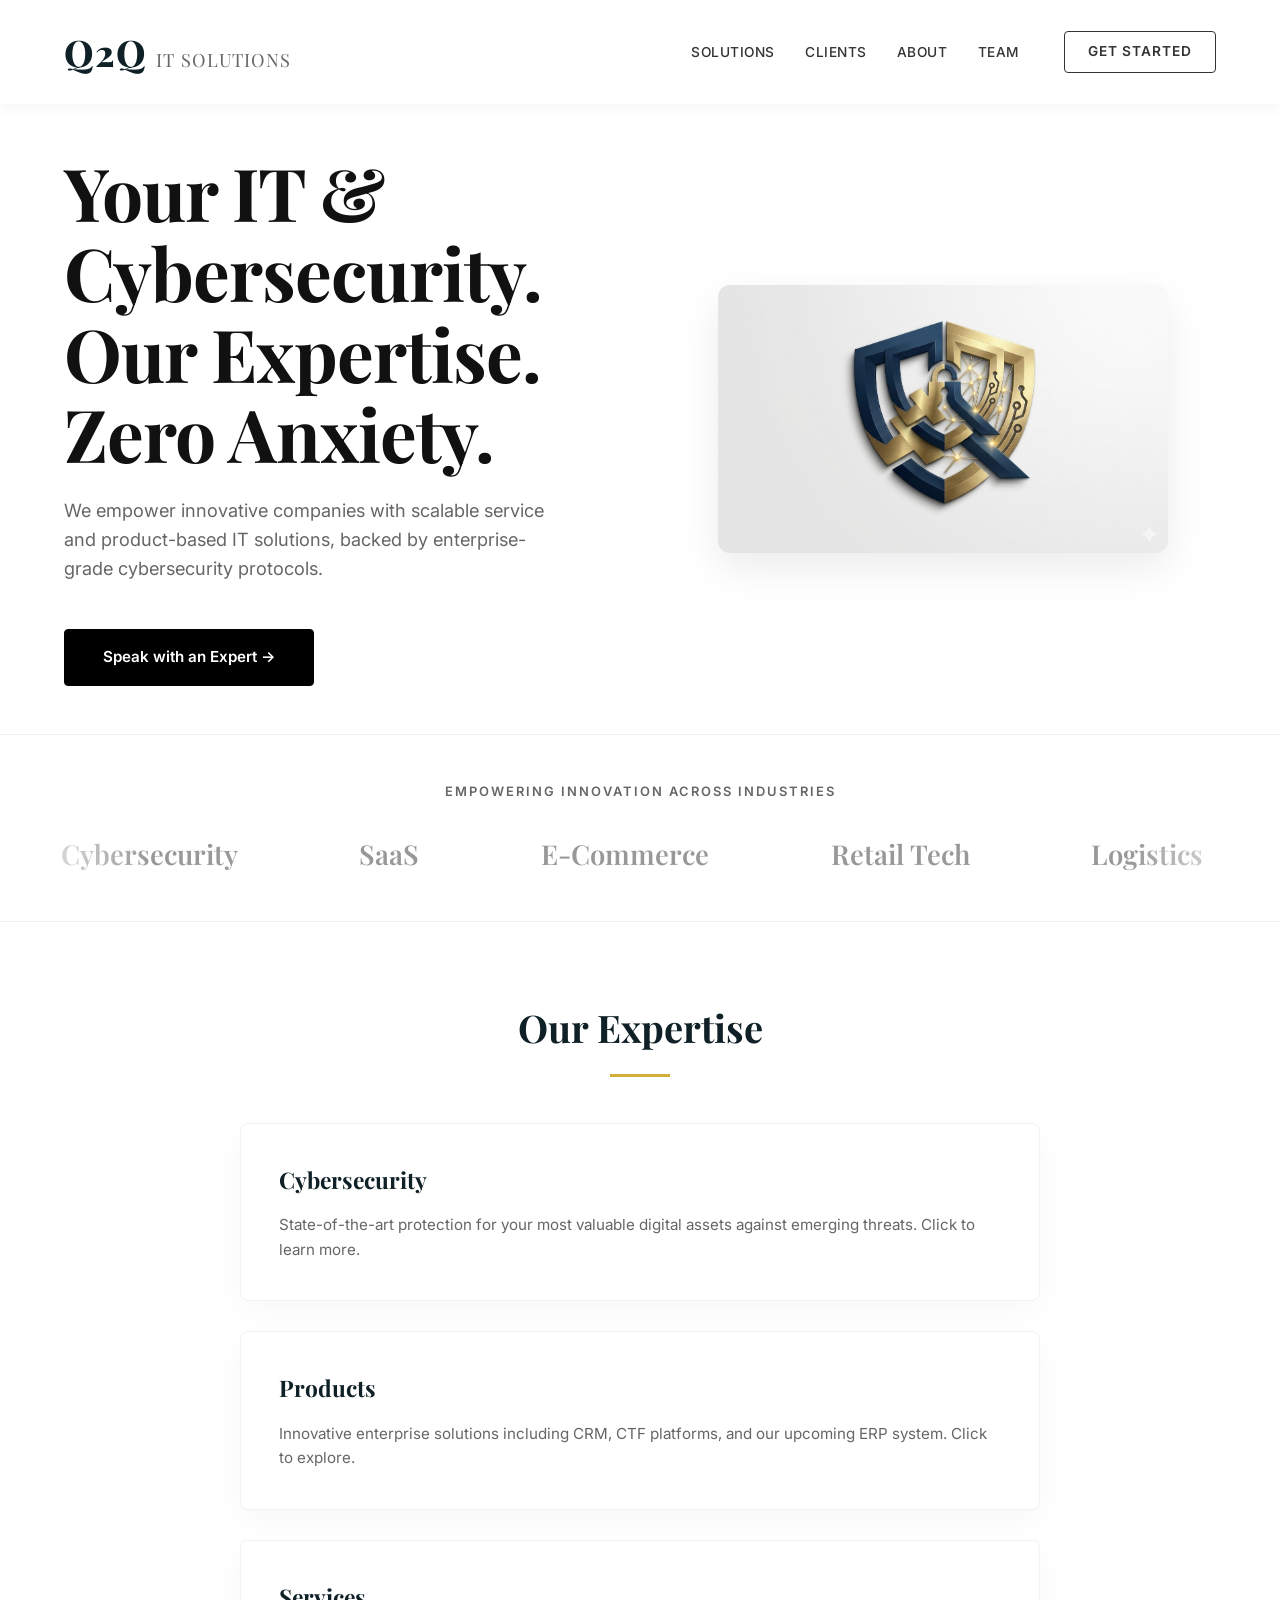
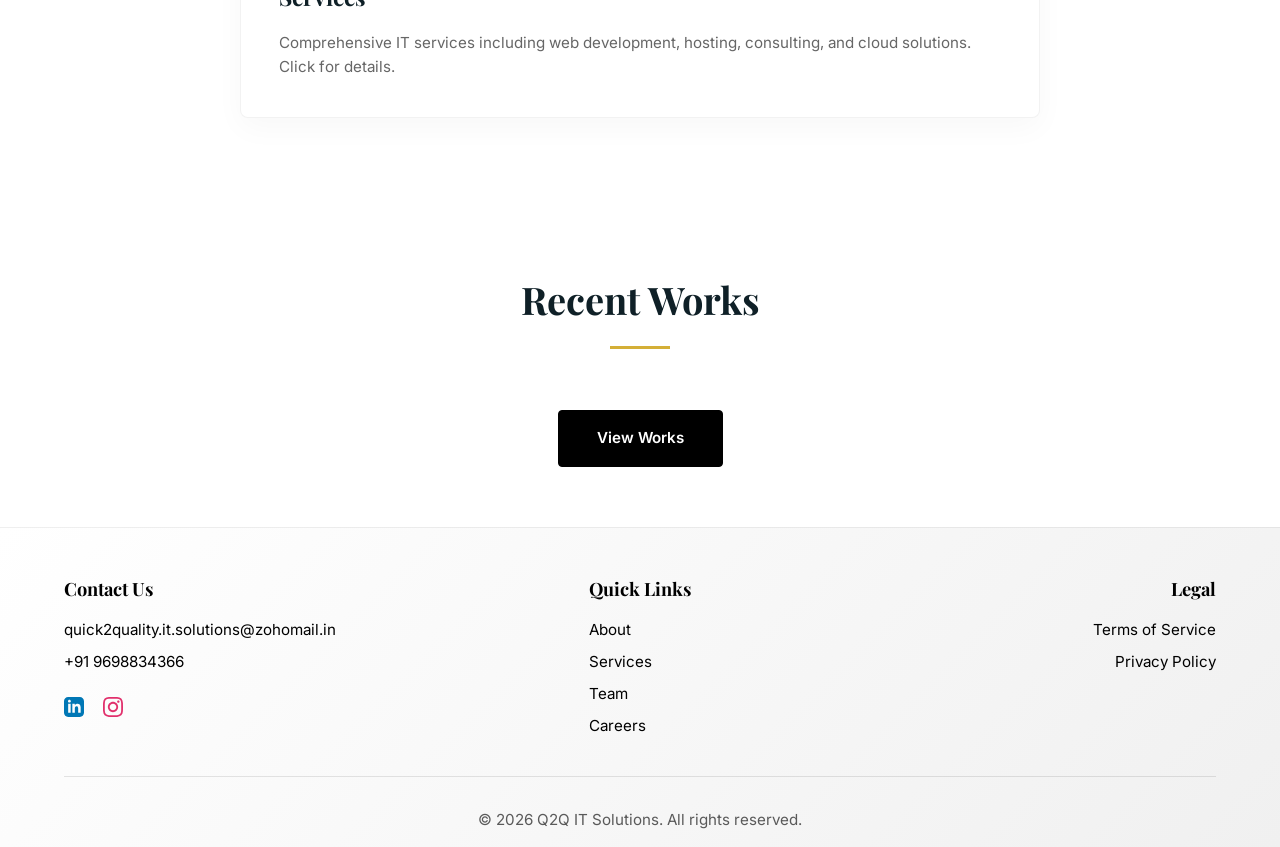
<file: index.html>
<!DOCTYPE html>
<html lang="en">

<head>
    <meta charset="UTF-8">
    <meta name="viewport" content="width=device-width, initial-scale=1.0">
    <title>Q2Q IT Solutions | Premium IT Consulting</title>
    <meta name="description" content="Q2Q IT Solutions provides premier IT services and cybersecurity solutions.">
    <!-- Google Fonts for a Royal Look -->
    <link rel="preconnect" href="https://fonts.googleapis.com">
    <link rel="preconnect" href="https://fonts.gstatic.com" crossorigin>
    <link
        href="https://fonts.googleapis.com/css2?family=Inter:wght@300;400;500;600&family=Playfair+Display:ital,wght@0,400;0,600;0,700;0,800;1,400&display=swap"
        rel="stylesheet">
    <link rel="stylesheet" href="styles.css">
    <link rel="icon" type="image/png" href="/favicon.ico">
</head>

<body>

    <header>
        <a href="index.html" class="logo">Q2Q <span
                style="color: var(--text-muted); font-weight: 400; font-size: 1.2rem;">IT SOLUTIONS</span></a>
        <div class="header-right">
            <nav>
                <ul>
                    <li><a href="services.html">Solutions</a></li>
                    <li><a href="clients/index.html" target="_blank">Clients</a></li>
                    <li><a href="about.html">About</a></li>
                    <li><a href="team/index.html" target="_blank">Team</a></li>
                </ul>
            </nav>
            <a href="intake/index.html" class="btn btn-outline">Get Started</a>
        </div>
    </header>

    <main>
        <section class="hero hero-split">
            <div class="hero-content-left">
                <h1>Your IT &<br>Cybersecurity.<br>Our Expertise.<br>Zero Anxiety.</h1>
                <p>We empower innovative companies with scalable service and product-based IT solutions, backed by
                    enterprise-grade cybersecurity protocols.</p>
                <div class="hero-actions">
                    <a href="intake/index.html" class="btn btn-black">Speak with an Expert &rarr;</a>
                </div>
            </div>
            <div class="hero-image-right">
                <img src="logo.png" alt="Q2Q IT Solutions Logo" class="hero-logo-img">
            </div>
        </section>
        <!-- ============================================= -->
        <section id="industries" class="industry-marquee">
            <p class="marquee-title">EMPOWERING INNOVATION ACROSS INDUSTRIES</p>
            <div class="marquee-container">
                <div class="marquee-track">
                    <div class="marquee-item">Cybersecurity</div>
                    <div class="marquee-item">SaaS</div>
                    <div class="marquee-item">E-Commerce</div>
                    <div class="marquee-item">Retail Tech</div>
                    <div class="marquee-item">Logistics</div>
                    <div class="marquee-item">EdTech</div>
                    <div class="marquee-item">Healthcare</div>
                    <!-- <div class="marquee-item">Manufacturing</div>-->
                    <!-- <div class="marquee-item">Manufacturing</div>-->
                    <!-- <div class="marquee-item">Manufacturing</div>-->
                    <!-- <div class="marquee-item">Manufacturing</div>-->
                    <!-- <div class="marquee-item">Manufacturing</div>-->



                    <div class="marquee-item">Cybersecurity</div>
                    <div class="marquee-item">SaaS</div>
                    <div class="marquee-item">E-Commerce</div>
                    <div class="marquee-item">Retail Tech</div>
                    <div class="marquee-item">Logistics</div>
                    <div class="marquee-item">EdTech</div>
                    <div class="marquee-item">Healthcare</div>
                    <!-- <div class="marquee-item">Manufacturing</div>-->
                    <!-- <div class="marquee-item">Manufacturing</div>-->
                    <!-- <div class="marquee-item">Manufacturing</div>-->
                    <!-- <div class="marquee-item">Manufacturing</div>-->
                    <!-- <div class="marquee-item">Manufacturing</div>-->

                </div>
            </div>
        </section>
        <!-- ============================================= -->


        <section class="services">
            <h2 class="section-title">Our Expertise</h2>
            <div class="grid-stacked">
                <a href="cybersecurity.html" class="card"
                    style="text-decoration: none; color: inherit; display: block;">
                    <h3>Cybersecurity</h3>
                    <p>State-of-the-art protection for your most valuable digital assets against emerging
                        threats. Click
                        to learn more.</p>
                </a>
                <a href="products.html" class="card" style="text-decoration: none; color: inherit; display: block;">
                    <h3>Products</h3>
                    <p>Innovative enterprise solutions including CRM, CTF platforms, and our upcoming ERP
                        system. Click
                        to explore.</p>
                </a>
                <a href="services.html" class="card" style="text-decoration: none; color: inherit; display: block;">
                    <h3>Services</h3>
                    <p>Comprehensive IT services including web development, hosting, consulting, and cloud
                        solutions.
                        Click for details.</p>
                </a>
            </div>
        </section>
        <section class="recent-works services" style="text-align: center; padding-bottom: 4rem;">
            <h2 class="section-title">Recent Works</h2>
            <a href="recent-works/index.html" target="_blank" class="btn btn-black" style="margin-top: 1rem;">View
                Works</a>
        </section>
    </main>

    <div id="site-footer"></div>
    <script src="/components/footer.js"></script>

    <script src="script.js"></script>
</body>

</html>
</file>
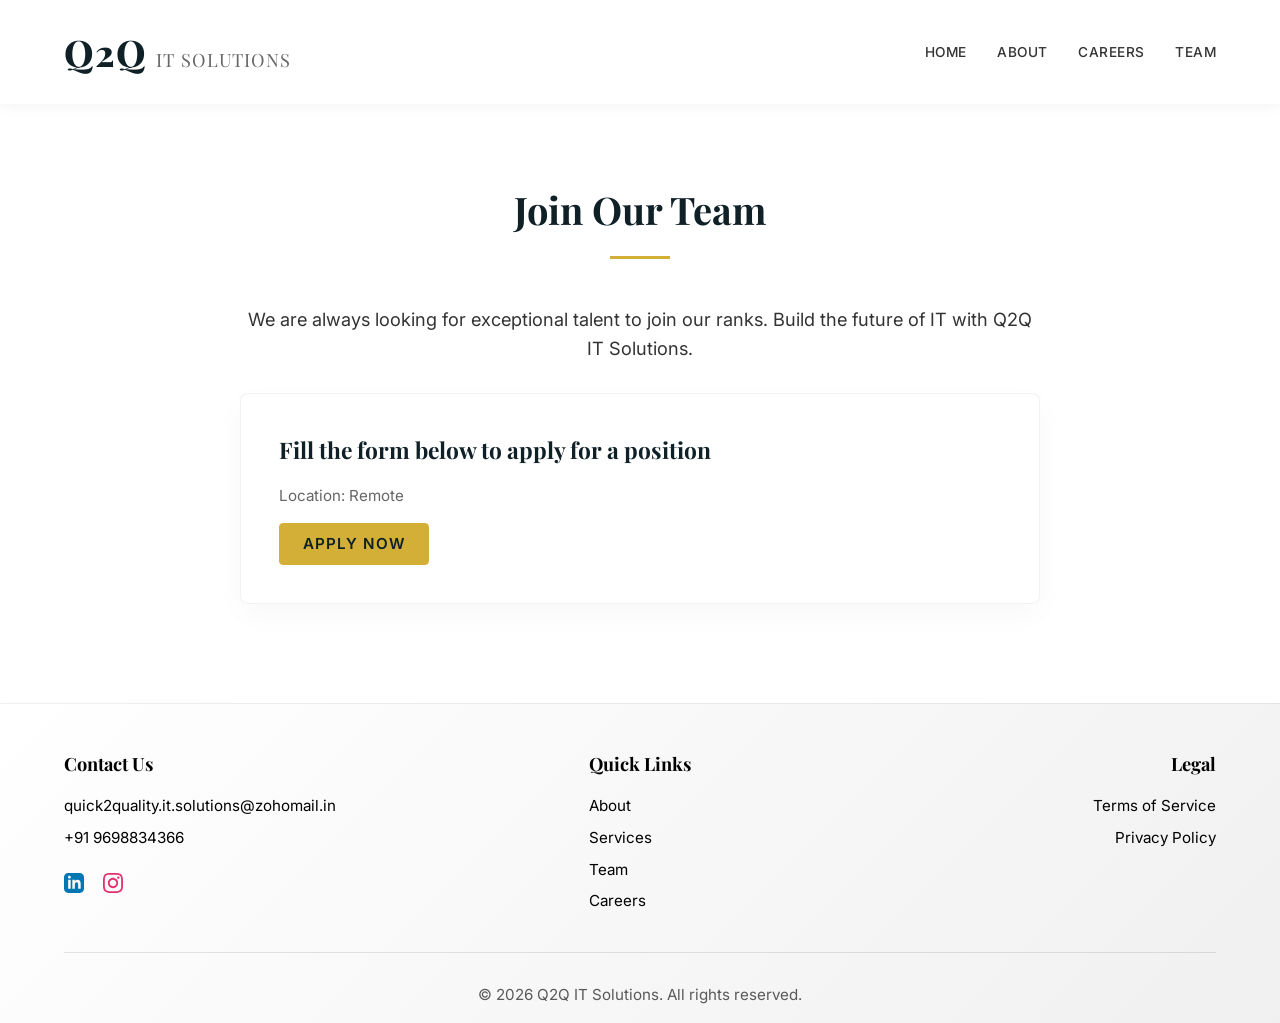
<file: careers/index.html>
<!DOCTYPE html>
<html lang="en">

<head>
    <meta charset="UTF-8">
    <meta name="viewport" content="width=device-width, initial-scale=1.0">
    <title>Careers | Q2Q IT Solutions</title>
    <link rel="preconnect" href="https://fonts.googleapis.com">
    <link rel="preconnect" href="https://fonts.gstatic.com" crossorigin>
    <link
        href="https://fonts.googleapis.com/css2?family=Inter:wght@300;400;500;600&family=Playfair+Display:ital,wght@0,400;0,600;0,700;0,800;1,400&display=swap"
        rel="stylesheet">
    <link rel="stylesheet" href="../styles.css">
    <link rel="icon" type="image/png" href="/favicon.ico">
</head>

<body>
    <header>
        <a href="../index.html" class="logo">Q2Q <span
                style="color: var(--text-muted); font-weight: 400; font-size: 1.2rem;">IT SOLUTIONS</span></a>
        <nav>
            <ul>
                <li><a href="../index.html">Home</a></li>
                <li><a href="../about.html">About</a></li>
                <li><a href="index.html">Careers</a></li>
                <li><a href="../team/index.html" target="_blank">Team</a></li>
            </ul>
        </nav>
    </header>

    <main>
        <section class="services">
            <h2 class="section-title">Join Our Team</h2>
            <div style="max-width: 800px; margin: 0 auto; text-align: center;">
                <p style="font-size: 1.2rem; margin-bottom: 2rem;">We are always looking for exceptional talent to join
                    our ranks. Build the future of IT with Q2Q IT Solutions.</p>

                <div class="card" style="text-align: left; margin-bottom: 1.5rem;">
                    <h3>Fill the form below to apply for a position</h3>
                    <p>Location: Remote</p>
                    <a href="https://forms.gle/4whjuJ4Pc1r8RVXZ6" class="btn btn-accent"
                        style="margin-top: 1rem; padding: 0.5rem 1.5rem;">Apply Now</a>
                </div>

                <!--  <div class="card" style="text-align: left;">
                    <h3>Cybersecurity Analyst</h3>
                    <p>Location: Remote</p>
                    <a href="#" class="btn btn-accent" style="margin-top: 1rem; padding: 0.5rem 1.5rem;">Apply Now</a>
                </div> -->
            </div>
        </section>
    </main>

    <div id="site-footer"></div>
    <script src="/components/footer.js"></script>
    <script src="../script.js"></script>
</body>

</html>
</file>
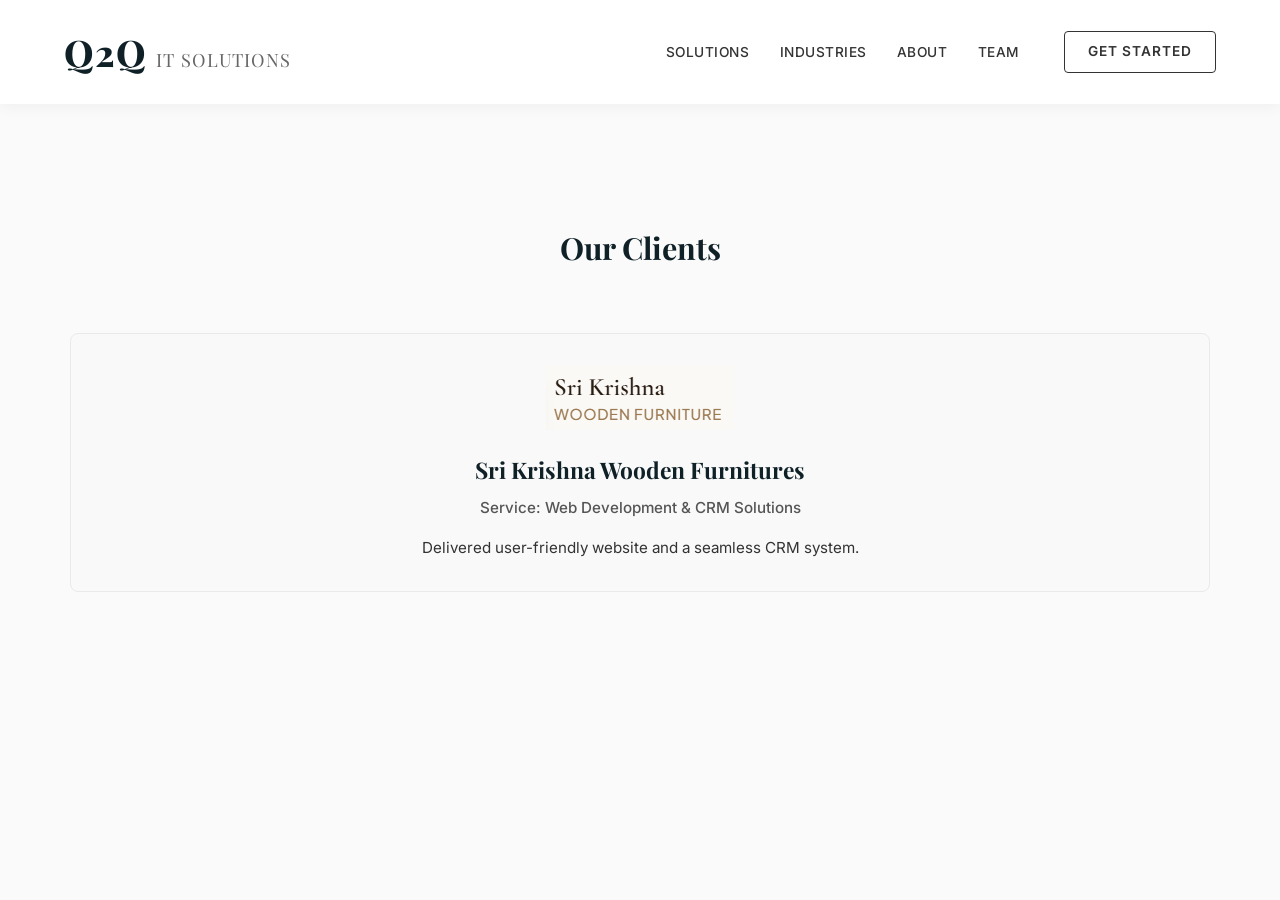
<file: clients/index.html>
<!DOCTYPE html>
<html lang="en">

<head>
    <meta charset="UTF-8">
    <meta name="viewport" content="width=device-width, initial-scale=1.0">
    <title>Our Clients | Q2Q IT Solutions</title>
    <link rel="preconnect" href="https://fonts.googleapis.com">
    <link rel="preconnect" href="https://fonts.gstatic.com" crossorigin>
    <link
        href="https://fonts.googleapis.com/css2?family=Inter:wght@300;400;500;600&family=Playfair+Display:ital,wght@0,400;0,600;0,700;0,800;1,400&display=swap"
        rel="stylesheet">
    <link rel="stylesheet" href="../styles.css">
    <style>
        .clients-grid {
            display: grid;
            grid-template-columns: repeat(auto-fit, minmax(300px, 1fr));
            gap: 2rem;
            padding: 2rem;
            max-width: 1200px;
            margin: 0 auto;
        }

        .client-card {
            background: var(--card-bg, #f9f9f9);
            border: 1px solid var(--border-color, #eaeaea);
            border-radius: 8px;
            padding: 2rem;
            text-align: center;
            transition: transform 0.3s ease;
        }

        .client-card:hover {
            transform: translateY(-5px);
        }

        .client-logo {
            font-size: 3rem;
            margin-bottom: 1rem;
        }

        .client-name {
            font-family: 'Playfair Display', serif;
            font-size: 1.5rem;
            margin-bottom: 0.5rem;
        }

        .client-service {
            font-weight: 500;
            color: #555;
            margin-bottom: 1rem;
        }
    </style>
</head>

<body>
    <header>
        <a href="../index.html" class="logo">Q2Q <span
                style="color: var(--text-muted); font-weight: 400; font-size: 1.2rem;">IT SOLUTIONS</span></a>
        <div class="header-right">
            <nav>
                <ul>
                    <li><a href="../services.html">Solutions</a></li>
                    <li><a href="../index.html#industries">Industries</a></li>
                    <li><a href="../about.html">About</a></li>
                    <li><a href="../team/index.html" target="_blank">Team</a></li>
                </ul>
            </nav>
            <a href="../intake/index.html" class="btn btn-outline">Get Started</a>
        </div>
    </header>

    <main style="padding-top: 120px; padding-bottom: 60px;">
        <h1 style="text-align: center; margin-bottom: 2rem; font-family: 'Playfair Display', serif;">Our Clients</h1>
        <div class="clients-grid">
            <div class="client-card">
                <img src="../Clients_Logo/SriKrishanFurnitures.jpg" alt="Sri Krishan Furnitures" class="client-logo"
                    style="max-width: 100%; height: auto; max-height: 80px; object-fit: contain; margin-bottom: 1rem;">
                <h3 class="client-name">Sri Krishna Wooden Furnitures</h3>
                <div class="client-service">Service: Web Development & CRM Solutions</div>
                <p>Delivered user-friendly website and a seamless CRM system.</p>
            </div>
            <!--  <div class="client-card">
                <img src="../Clients_Logo/Radha Krishan Foot Fouching wallpaper.jpg" alt="HealthPlus Network Logo"
                    class="client-logo"
                    style="max-width: 100%; height: auto; max-height: 80px; object-fit: contain; margin-bottom: 1rem;">
                <h3 class="client-name">HealthPlus Network</h3>
                <div class="client-service">Service: Cloud Migration & IT Support</div>
                <p>Seamlessly migrated patient databases to a HIPAA-compliant cloud environment.</p>
            </div>-->

            <!--     <div class="client-card">
                <img src="../Clients_Logo/Radha Krishan Foot Fouching wallpaper.jpg"
                    alt="RetailNova Logo" class="client-logo"
                    style="max-width: 100%; height: auto; max-height: 80px; object-fit: contain; margin-bottom: 1rem;">
                <h3 class="client-name">RetailNova</h3>
                <div class="client-service">Service: Custom E-Commerce Platform</div>
                <p>Developed a scalable e-commerce solution handling over 10k daily transactions.</p>
            </div>   -->
        </div>
    </main>
</body>

</html>
</file>
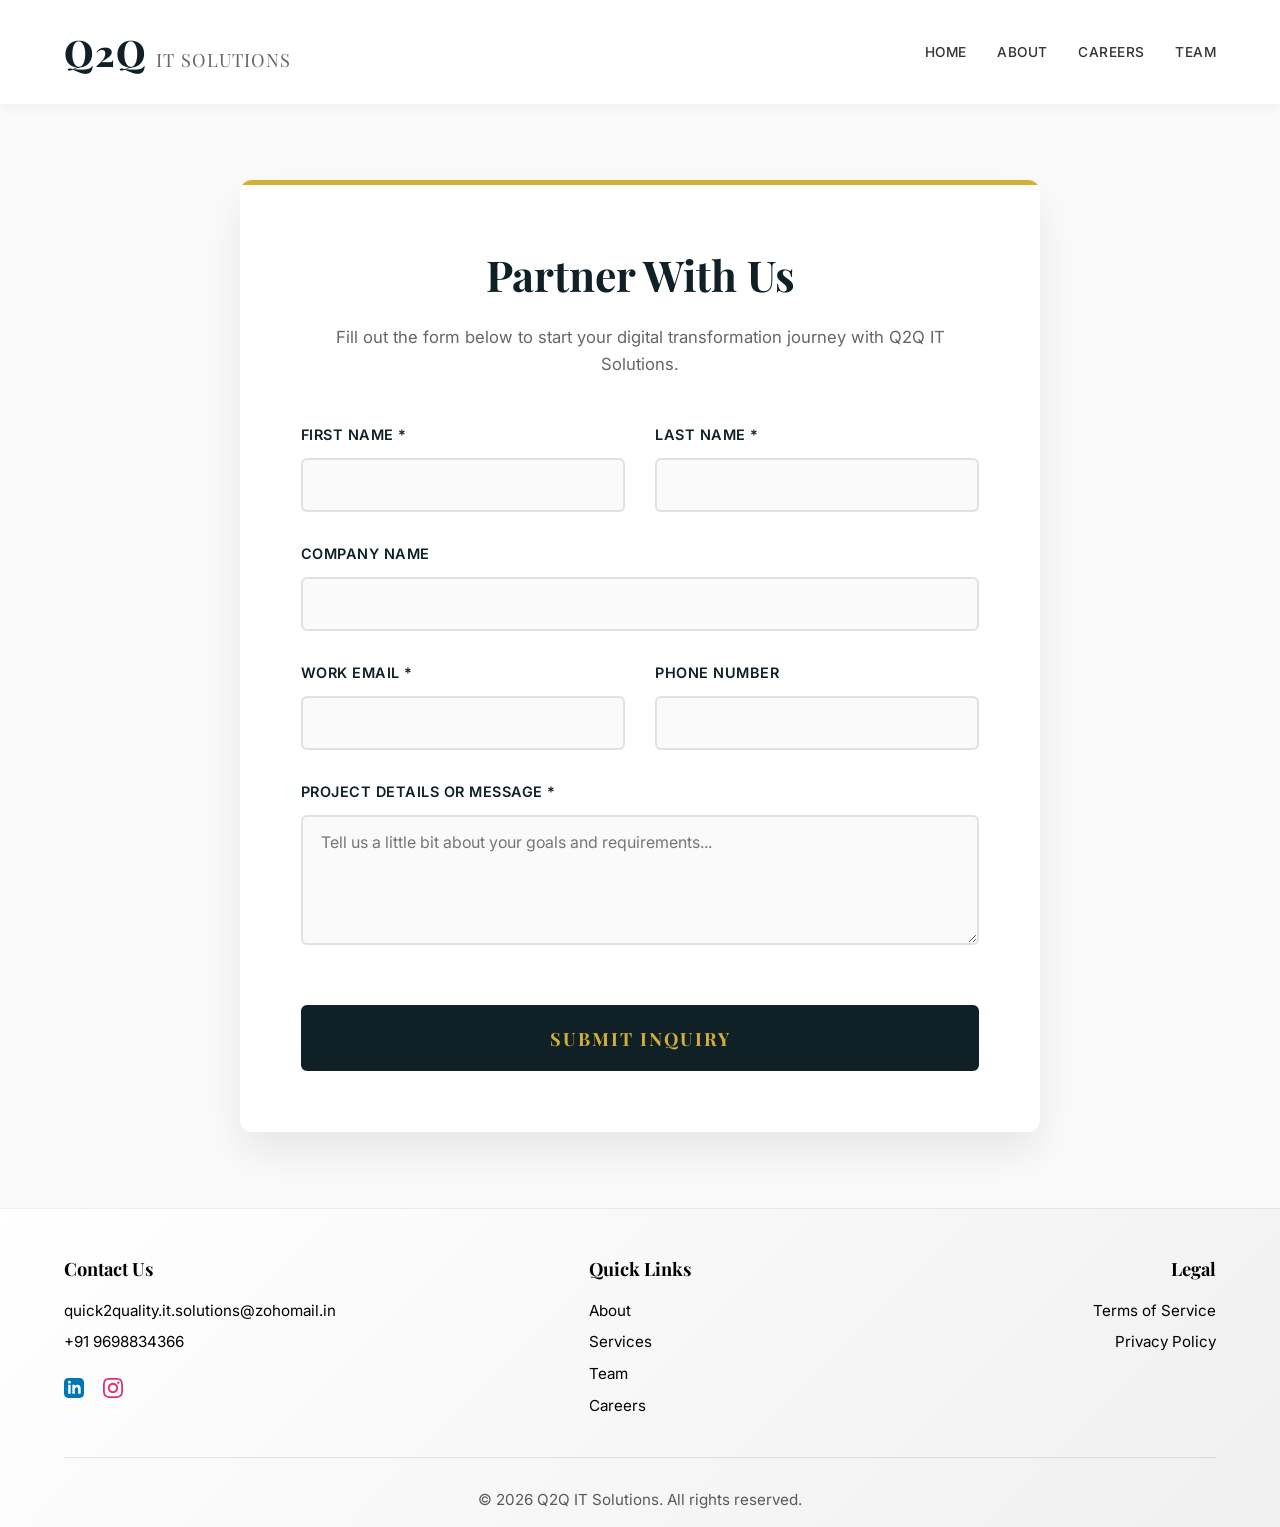
<file: intake/index.html>
<!DOCTYPE html>
<html lang="en">

<head>
    <meta charset="UTF-8">
    <meta name="viewport" content="width=device-width, initial-scale=1.0">
    <title>Partner With Us | Q2Q IT Solutions</title>
    <link rel="preconnect" href="https://fonts.googleapis.com">
    <link rel="preconnect" href="https://fonts.gstatic.com" crossorigin>
    <link
        href="https://fonts.googleapis.com/css2?family=Inter:wght@300;400;500;600&family=Playfair+Display:ital,wght@0,400;0,600;0,700;0,800;1,400&display=swap"
        rel="stylesheet">
    <link rel="stylesheet" href="/styles.css?v=2.0">
    <link rel="stylesheet" href="/intake/style.css?v=2.0">
    <link rel="icon" type="image/png" href="/favicon.ico">
</head>

<body>
    <header>
        <a href="../index.html" class="logo">Q2Q <span
                style="color: var(--text-muted); font-weight: 400; font-size: 1.2rem;">IT SOLUTIONS</span></a>
        <nav>
            <ul>
                <li><a href="../index.html">Home</a></li>
                <li><a href="../about.html">About</a></li>
                <li><a href="../careers/index.html">Careers</a></li>
                <li><a href="../team/index.html">Team</a></li>
            </ul>
        </nav>
    </header>

    <main>
        <div class="intake-container">
            <div class="intake-header">
                <h2>Partner With Us</h2>
                <p>Fill out the form below to start your digital transformation journey with Q2Q IT Solutions.</p>
            </div>

            <div id="successMessage" class="success-message">
                <h3>Thank You!</h3>
                <p>Your inquiry has been submitted successfully. Our team will be in touch with you shortly.</p>
            </div>

            <form id="intakeForm">
                <div class="form-row">
                    <div class="form-group">
                        <label for="firstName">First Name *</label>
                        <input type="text" id="firstName" name="firstName" required>
                    </div>
                    <div class="form-group">
                        <label for="lastName">Last Name *</label>
                        <input type="text" id="lastName" name="lastName" required>
                    </div>
                </div>

                <div class="form-group">
                    <label for="company">Company Name</label>
                    <input type="text" id="company" name="company">
                </div>

                <div class="form-row">
                    <div class="form-group">
                        <label for="email">Work Email *</label>
                        <input type="email" id="email" name="email" required>
                    </div>
                    <div class="form-group">
                        <label for="phone">Phone Number</label>
                        <input type="tel" id="phone" name="phone">
                    </div>
                </div>


                <div class="form-group">
                    <label for="projectDetails">Project Details or Message *</label>
                    <textarea id="projectDetails" name="projectDetails" rows="5" required
                        placeholder="Tell us a little bit about your goals and requirements..."></textarea>
                </div>

                <button type="submit" class="submit-btn">Submit Inquiry</button>
            </form>
        </div>
    </main>

    <div id="site-footer"></div>
    <script src="/components/footer.js"></script>

    <script src="/intake/script.js?v=2.0"></script>
</body>

</html>
</file>
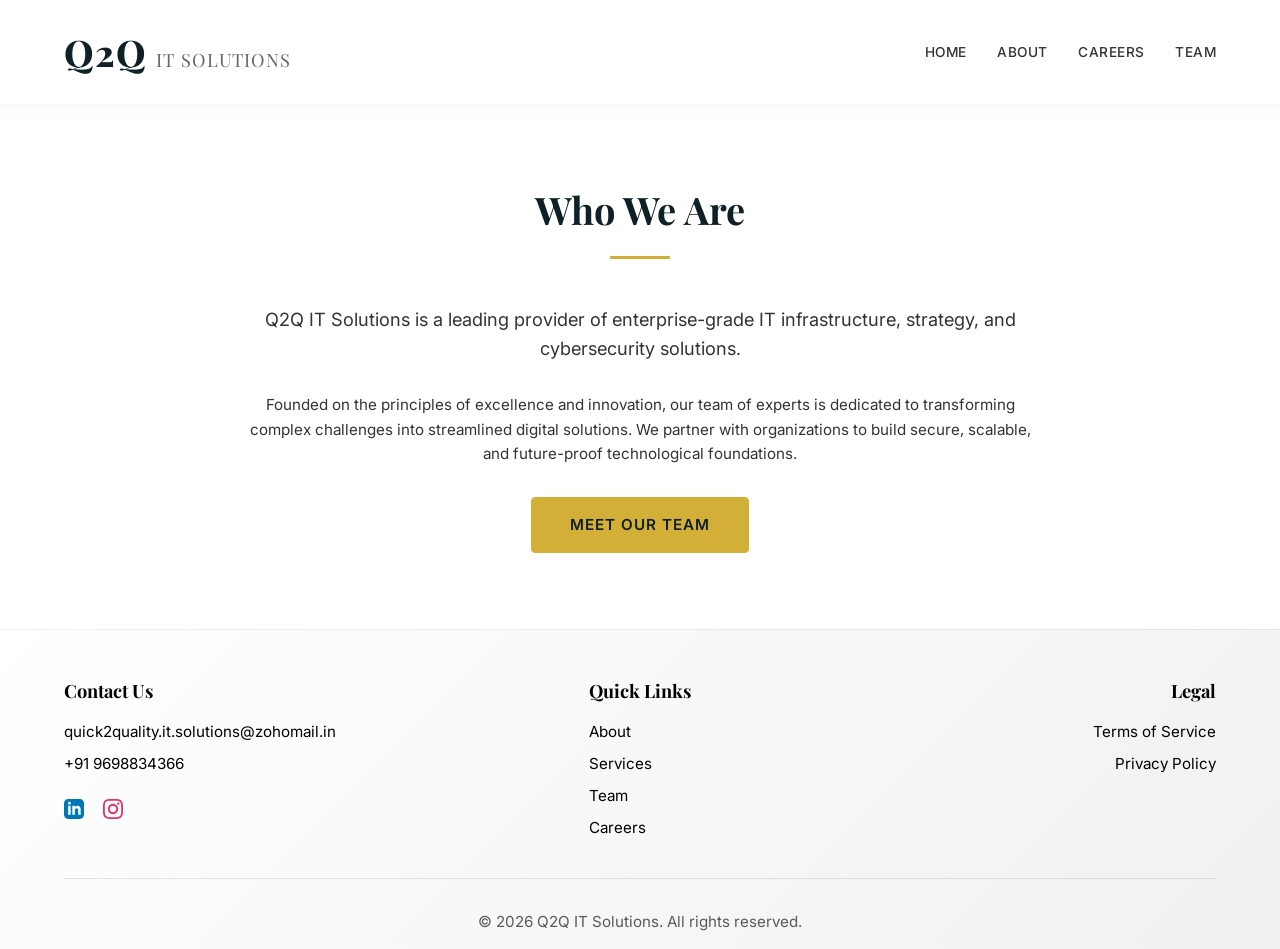
<file: about.html>
<!DOCTYPE html>
<html lang="en">

<head>
    <meta charset="UTF-8">
    <meta name="viewport" content="width=device-width, initial-scale=1.0">
    <title>About Us | Q2Q IT Solutions</title>
    <link rel="preconnect" href="https://fonts.googleapis.com">
    <link rel="preconnect" href="https://fonts.gstatic.com" crossorigin>
    <link
        href="https://fonts.googleapis.com/css2?family=Inter:wght@300;400;500;600&family=Playfair+Display:ital,wght@0,400;0,600;0,700;0,800;1,400&display=swap"
        rel="stylesheet">
    <link rel="stylesheet" href="styles.css">
    <link rel="icon" type="image/png" href="/favicon.ico">
</head>

<body>
    <header>
        <a href="index.html" class="logo">Q2Q <span
                style="color: var(--text-muted); font-weight: 400; font-size: 1.2rem;">IT SOLUTIONS</span></a>
        <nav>
            <ul>
                <li><a href="index.html">Home</a></li>
                <li><a href="about.html">About</a></li>
                <li><a href="careers/index.html" target="_blank">Careers</a></li>
                <li><a href="team/index.html" target="_blank">Team</a></li>
            </ul>
        </nav>
    </header>

    <main>
        <section class="services">
            <h2 class="section-title">Who We Are</h2>
            <div style="max-width: 800px; margin: 0 auto; text-align: center;">
                <p style="font-size: 1.2rem; margin-bottom: 2rem;">Q2Q IT Solutions is a leading provider of
                    enterprise-grade IT infrastructure, strategy, and cybersecurity solutions.</p>
                <p>Founded on the principles of excellence and innovation, our team of experts is dedicated to
                    transforming complex challenges into streamlined digital solutions. We partner with organizations to
                    build secure, scalable, and future-proof technological foundations.</p>
                <a href="team/index.html" target="_blank" class="btn btn-accent"
                    style="margin-top: 2rem; display: inline-block;">Meet Our Team</a>
            </div>
        </section>
    </main>

    <div id="site-footer"></div>
    <script src="/components/footer.js"></script>
    <script src="script.js"></script>
</body>

</html>
</file>
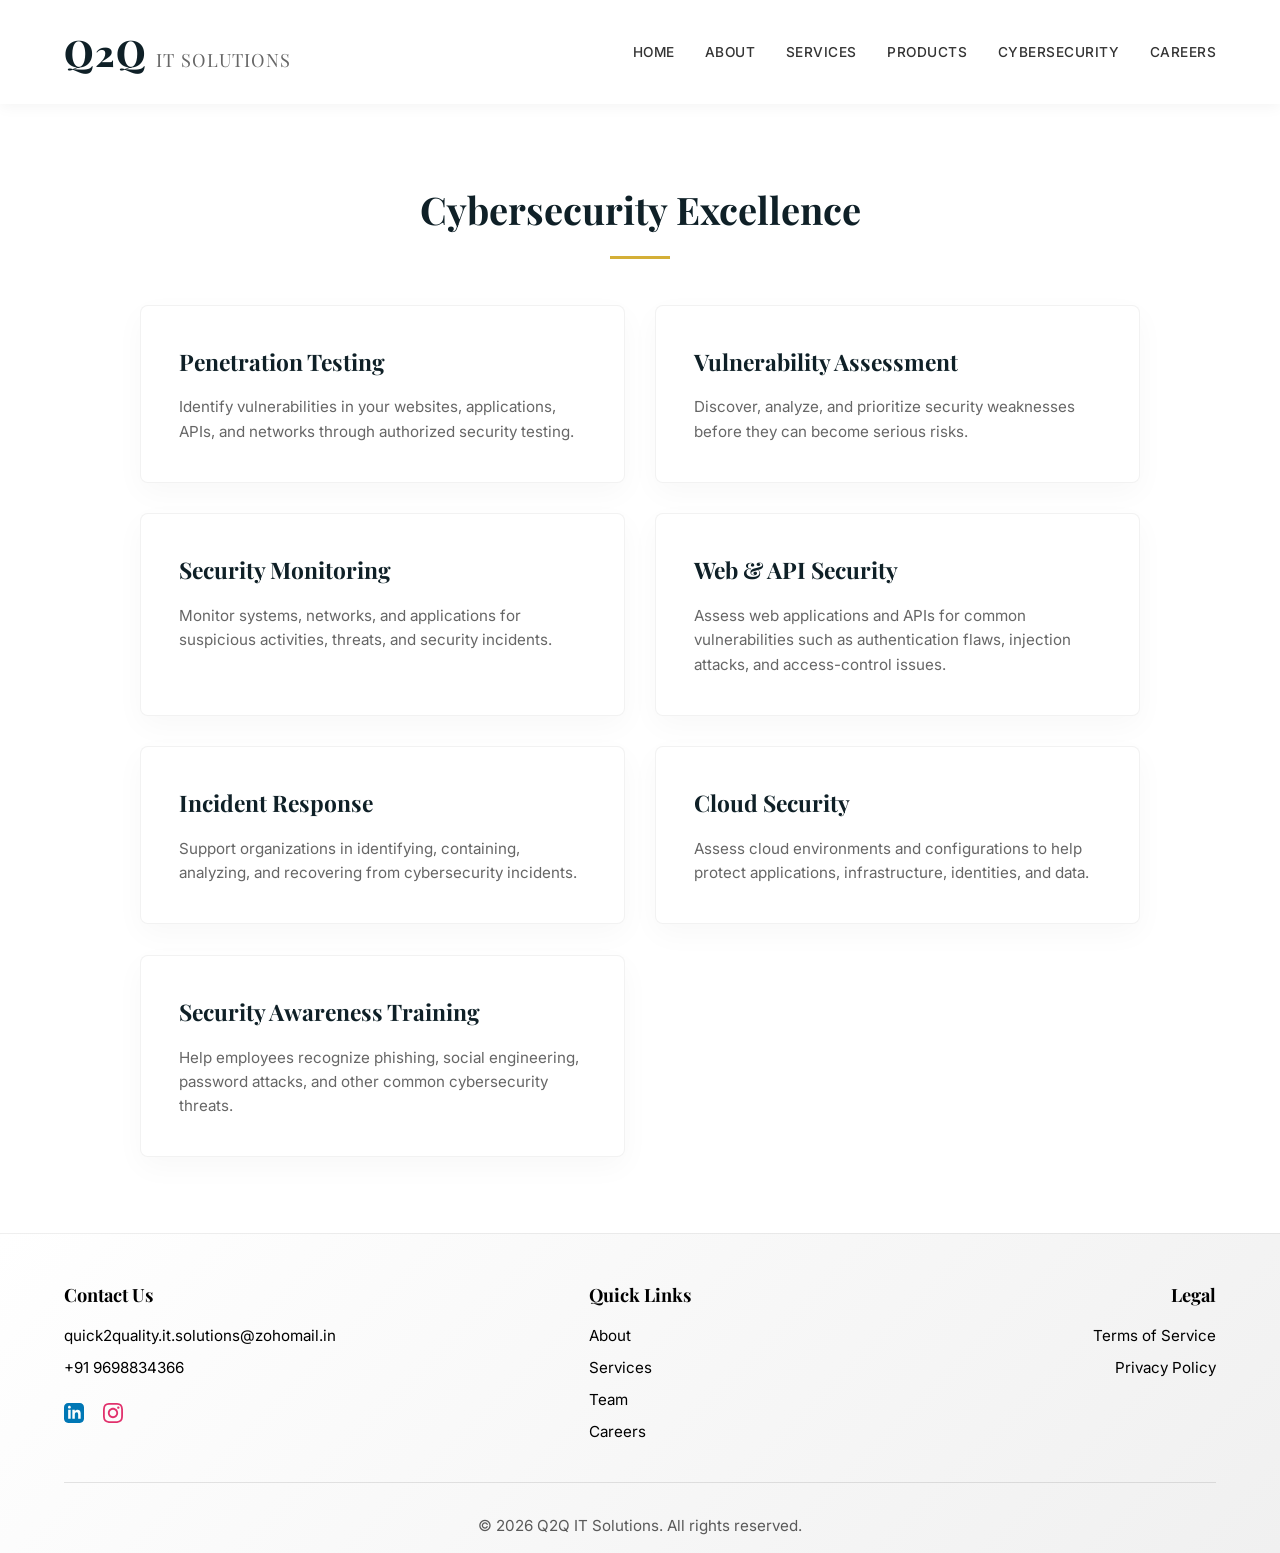
<file: cybersecurity.html>
<!DOCTYPE html>
<html lang="en">

<head>
    <meta charset="UTF-8">
    <meta name="viewport" content="width=device-width, initial-scale=1.0">
    <title>Cybersecurity | Q2Q IT Solutions</title>
    <link rel="preconnect" href="https://fonts.googleapis.com">
    <link rel="preconnect" href="https://fonts.gstatic.com" crossorigin>
    <link
        href="https://fonts.googleapis.com/css2?family=Inter:wght@300;400;500;600&family=Playfair+Display:ital,wght@0,400;0,600;0,700;0,800;1,400&display=swap"
        rel="stylesheet">
    <link rel="stylesheet" href="styles.css">
    <link rel="icon" type="image/png" href="/favicon.ico">
</head>

<body>
    <header>
        <a href="index.html" class="logo">Q2Q <span
                style="color: var(--text-muted); font-weight: 400; font-size: 1.2rem;">IT SOLUTIONS</span></a>
        <nav>
            <ul>
                <li><a href="index.html">Home</a></li>
                <li><a href="about.html">About</a></li>
                <li><a href="services.html">Services</a></li>
                <li><a href="products.html">Products</a></li>
                <li><a href="cybersecurity.html">Cybersecurity</a></li>
                <li><a href="careers/index.html">Careers</a></li>
            </ul>
        </nav>
    </header>

    <main>
        <section class="services">
            <h2 class="section-title">Cybersecurity Excellence</h2>
            <div class="grid">
                <div class="card">
                    <h3>Penetration Testing</h3>
                    <p>Identify vulnerabilities in your websites, applications, APIs, and networks through authorized
                        security testing.</p>
                </div>
                <div class="card">
                    <h3>Vulnerability Assessment</h3>
                    <p>Discover, analyze, and prioritize security weaknesses before they can become serious risks.</p>
                </div>
                <div class="card">
                    <h3>Security Monitoring</h3>
                    <p>Monitor systems, networks, and applications for suspicious activities, threats, and security
                        incidents.</p>
                </div>
                <div class="card">
                    <h3>Web & API Security</h3>
                    <p>Assess web applications and APIs for common vulnerabilities such as authentication flaws,
                        injection attacks, and access-control issues.</p>
                </div>
                <!--  <div class="card">
                    <h3>Network Security</h3>
                    <p>Protect business networks through secure configuration, firewall assessment, network monitoring,
                        and threat analysis.</p>
                </div> -->
                                <!--  <div class="card">
                    <h3>Network Security</h3>
                    <p>Protect business networks through secure configuration, firewall assessment, network monitoring,
                        and threat analysis.</p>
                </div> -->
                                <!--  <div class="card">
                    <h3>Network Security</h3>
                    <p>Protect business networks through secure configuration, firewall assessment, network monitoring,
                        and threat analysis.</p>
                </div> -->
                                <!--  <div class="card">
                    <h3>Network Security</h3>
                    <p>Protect business networks through secure configuration, firewall assessment, network monitoring,
                        and threat analysis.</p>
                </div> -->
                                <!--  <div class="card">
                    <h3>Network Security</h3>
                    <p>Protect business networks through secure configuration, firewall assessment, network monitoring,
                        and threat analysis.</p>
                </div> -->
               <!-- <div class="card">
                    <h3>Security Assessment</h3>
                    <p>Evaluate your organization's security posture and identify gaps across applications, systems,
                        networks, and processes.</p>
                </div> -->
                <div class="card">
                    <h3>Incident Response</h3>
                    <p>Support organizations in identifying, containing, analyzing, and recovering from cybersecurity
                        incidents.</p> 
                </div>
                <div class="card">
                    <h3>Cloud Security</h3>
                    <p>Assess cloud environments and configurations to help protect applications, infrastructure,
                        identities, and data.</p>
                </div>
                <div class="card">
                    <h3>Security Awareness Training</h3>
                    <p>Help employees recognize phishing, social engineering, password attacks, and other common
                        cybersecurity threats.</p>
                </div>
            </div>
        </section>
    </main>

    <div id="site-footer"></div>
    <script src="/components/footer.js"></script>
    <script src="script.js"></script>
</body>

</html>
</file>
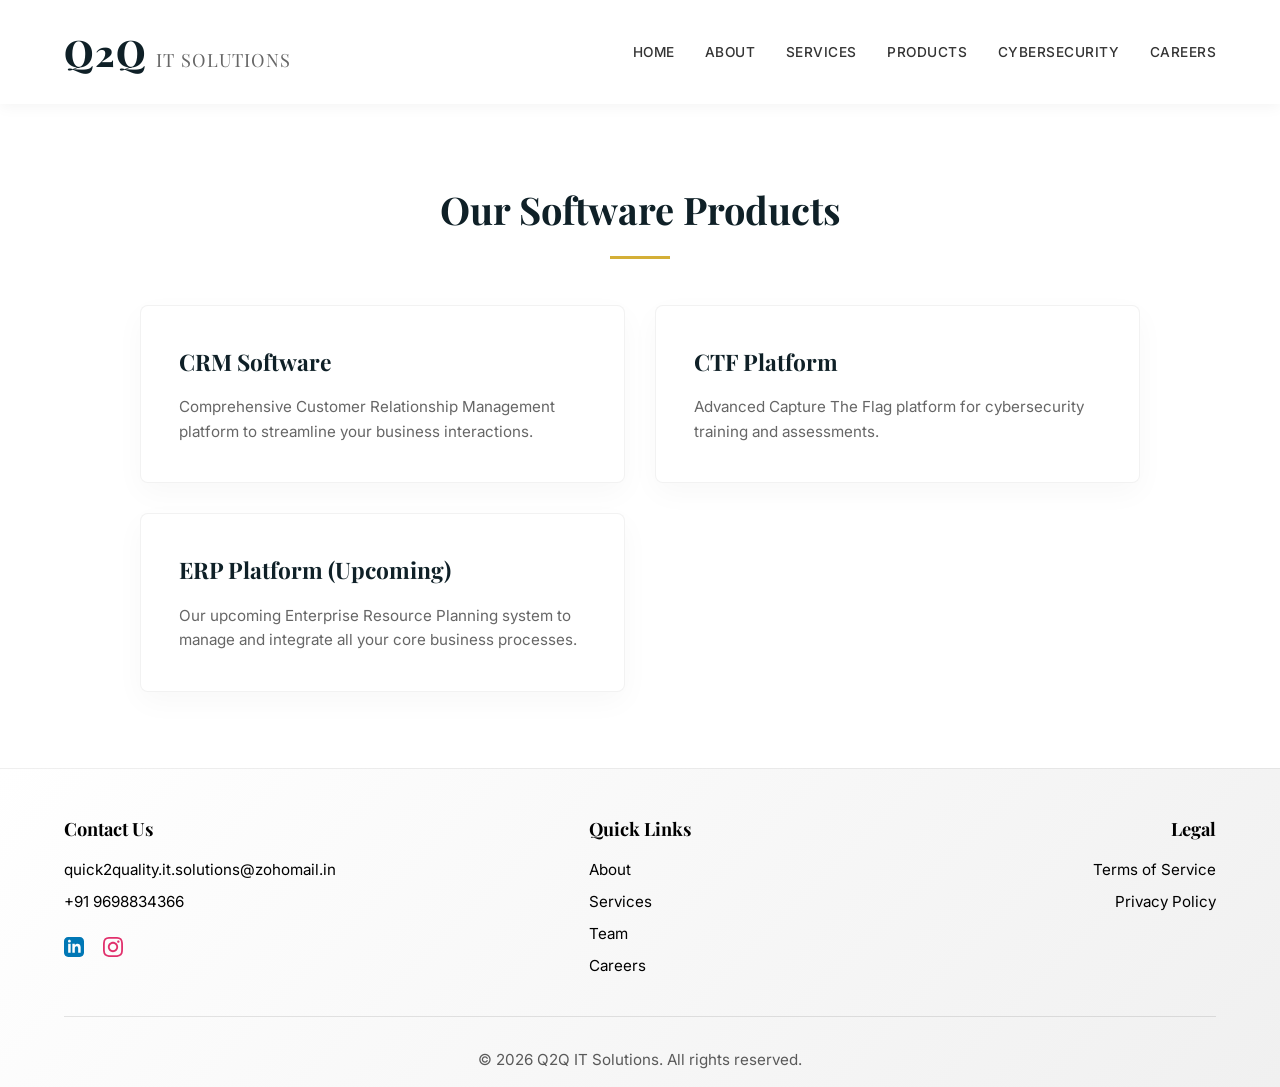
<file: products.html>
<!DOCTYPE html>
<html lang="en">
<head>
    <meta charset="UTF-8">
    <meta name="viewport" content="width=device-width, initial-scale=1.0">
    <title>Products | Q2Q IT Solutions</title>
    <link rel="preconnect" href="https://fonts.googleapis.com">
    <link rel="preconnect" href="https://fonts.gstatic.com" crossorigin>
    <link href="https://fonts.googleapis.com/css2?family=Inter:wght@300;400;500;600&family=Playfair+Display:ital,wght@0,400;0,600;0,700;0,800;1,400&display=swap" rel="stylesheet">
    <link rel="stylesheet" href="styles.css">
    <link rel="icon" type="image/png" href="/favicon.ico">
</head>
<body>
    <header>
        <a href="index.html" class="logo">Q2Q <span style="color: var(--text-muted); font-weight: 400; font-size: 1.2rem;">IT SOLUTIONS</span></a>
        <nav>
            <ul>
                <li><a href="index.html">Home</a></li>
                <li><a href="about.html">About</a></li>
                <li><a href="services.html">Services</a></li>
                <li><a href="products.html">Products</a></li>
                <li><a href="cybersecurity.html">Cybersecurity</a></li>
                <li><a href="careers/index.html">Careers</a></li>
            </ul>
        </nav>
    </header>

    <main>
        <section class="services">
            <h2 class="section-title">Our Software Products</h2>
            <div class="grid">
                <div class="card">
                    <h3>CRM Software</h3>
                    <p>Comprehensive Customer Relationship Management platform to streamline your business interactions.</p>
                </div>
                <div class="card">
                    <h3>CTF Platform</h3>
                    <p>Advanced Capture The Flag platform for cybersecurity training and assessments.</p>
                </div>
                <div class="card">
                    <h3>ERP Platform (Upcoming)</h3>
                    <p>Our upcoming Enterprise Resource Planning system to manage and integrate all your core business processes.</p>
                </div>
            </div>
        </section>
    </main>

    <div id="site-footer"></div>
    <script src="/components/footer.js"></script>
    <script src="script.js"></script>
</body>
</html>
</file>
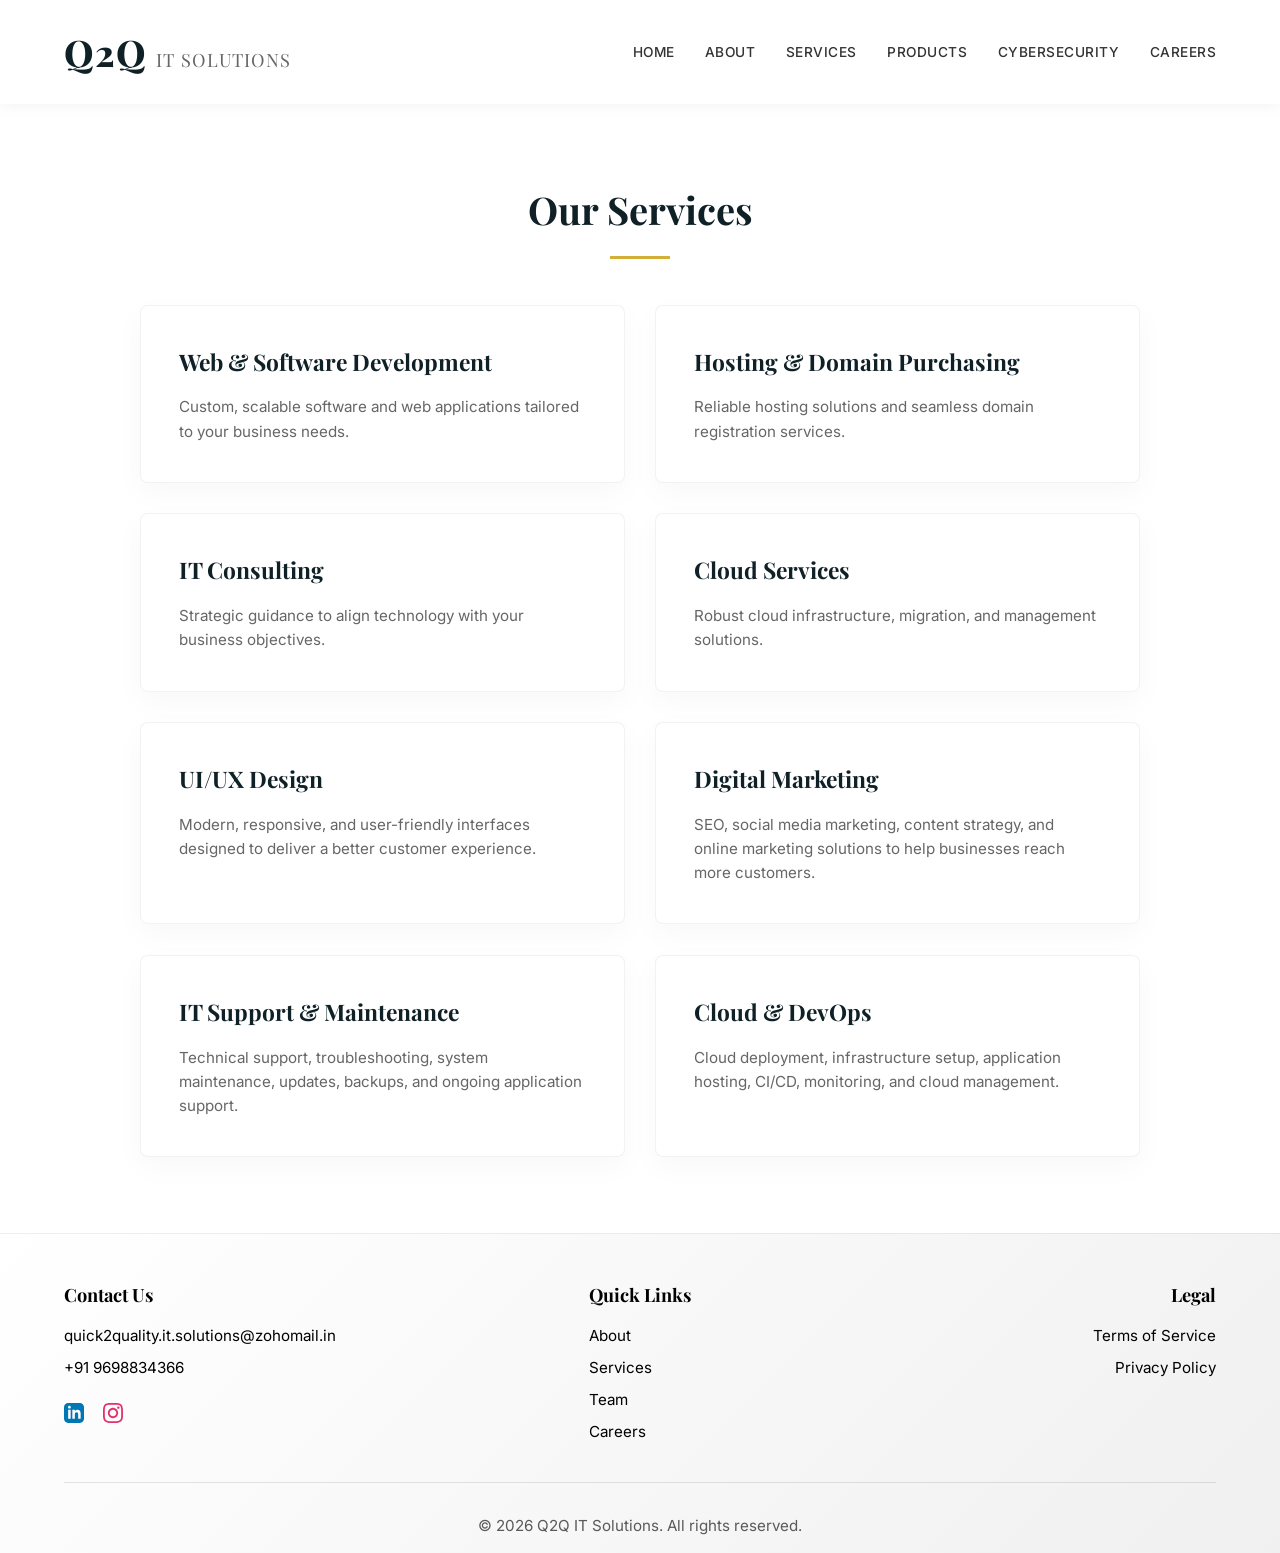
<file: services.html>
<!DOCTYPE html>
<html lang="en">

<head>
    <meta charset="UTF-8">
    <meta name="viewport" content="width=device-width, initial-scale=1.0">
    <title>Services | Q2Q IT Solutions</title>
    <link rel="preconnect" href="https://fonts.googleapis.com">
    <link rel="preconnect" href="https://fonts.gstatic.com" crossorigin>
    <link
        href="https://fonts.googleapis.com/css2?family=Inter:wght@300;400;500;600&family=Playfair+Display:ital,wght@0,400;0,600;0,700;0,800;1,400&display=swap"
        rel="stylesheet">
    <link rel="stylesheet" href="styles.css">
    <link rel="icon" type="image/png" href="/favicon.ico">
</head>

<body>
    <header>
        <a href="index.html" class="logo">Q2Q <span
                style="color: var(--text-muted); font-weight: 400; font-size: 1.2rem;">IT SOLUTIONS</span></a>
        <nav>
            <ul>
                <li><a href="index.html">Home</a></li>
                <li><a href="about.html">About</a></li>
                <li><a href="services.html">Services</a></li>
                <li><a href="products.html">Products</a></li>
                <li><a href="cybersecurity.html">Cybersecurity</a></li>
                <li><a href="careers/index.html" target="_blank">Careers</a></li>
            </ul>
        </nav>
    </header>

    <main>
        <section class="services">
            <h2 class="section-title">Our Services</h2>
            <div class="grid">
                <div class="card">
                    <h3>Web & Software Development</h3>
                    <p>Custom, scalable software and web applications tailored to your business needs.</p>
                </div>
                <div class="card">
                    <h3>Hosting & Domain Purchasing</h3>
                    <p>Reliable hosting solutions and seamless domain registration services.</p>
                </div>
                <div class="card">
                    <h3>IT Consulting</h3>
                    <p>Strategic guidance to align technology with your business objectives.</p>
                </div>
                <div class="card">
                    <h3>Cloud Services</h3>
                    <p>Robust cloud infrastructure, migration, and management solutions.</p>
                </div>
                <div class="card">
                    <h3>UI/UX Design</h3>
                    <p>Modern, responsive, and user-friendly interfaces designed to deliver a better customer
                        experience.</p>
                </div>
                <div class="card">
                    <h3>Digital Marketing</h3>
                    <p>SEO, social media marketing, content strategy, and online marketing solutions to help businesses
                        reach more customers.</p>
                </div>
                <div class="card">
                    <h3>IT Support & Maintenance</h3>
                    <p>Technical support, troubleshooting, system maintenance, updates, backups, and ongoing application
                        support.</p>
                </div>
                <div class="card">
                    <h3>Cloud & DevOps</h3>
                    <p>Cloud deployment, infrastructure setup, application hosting, CI/CD, monitoring, and cloud
                        management.</p>
                </div>
            </div>
        </section>
    </main>

    <div id="site-footer"></div>
    <script src="/components/footer.js"></script>
    <script src="script.js"></script>
</body>

</html>
</file>
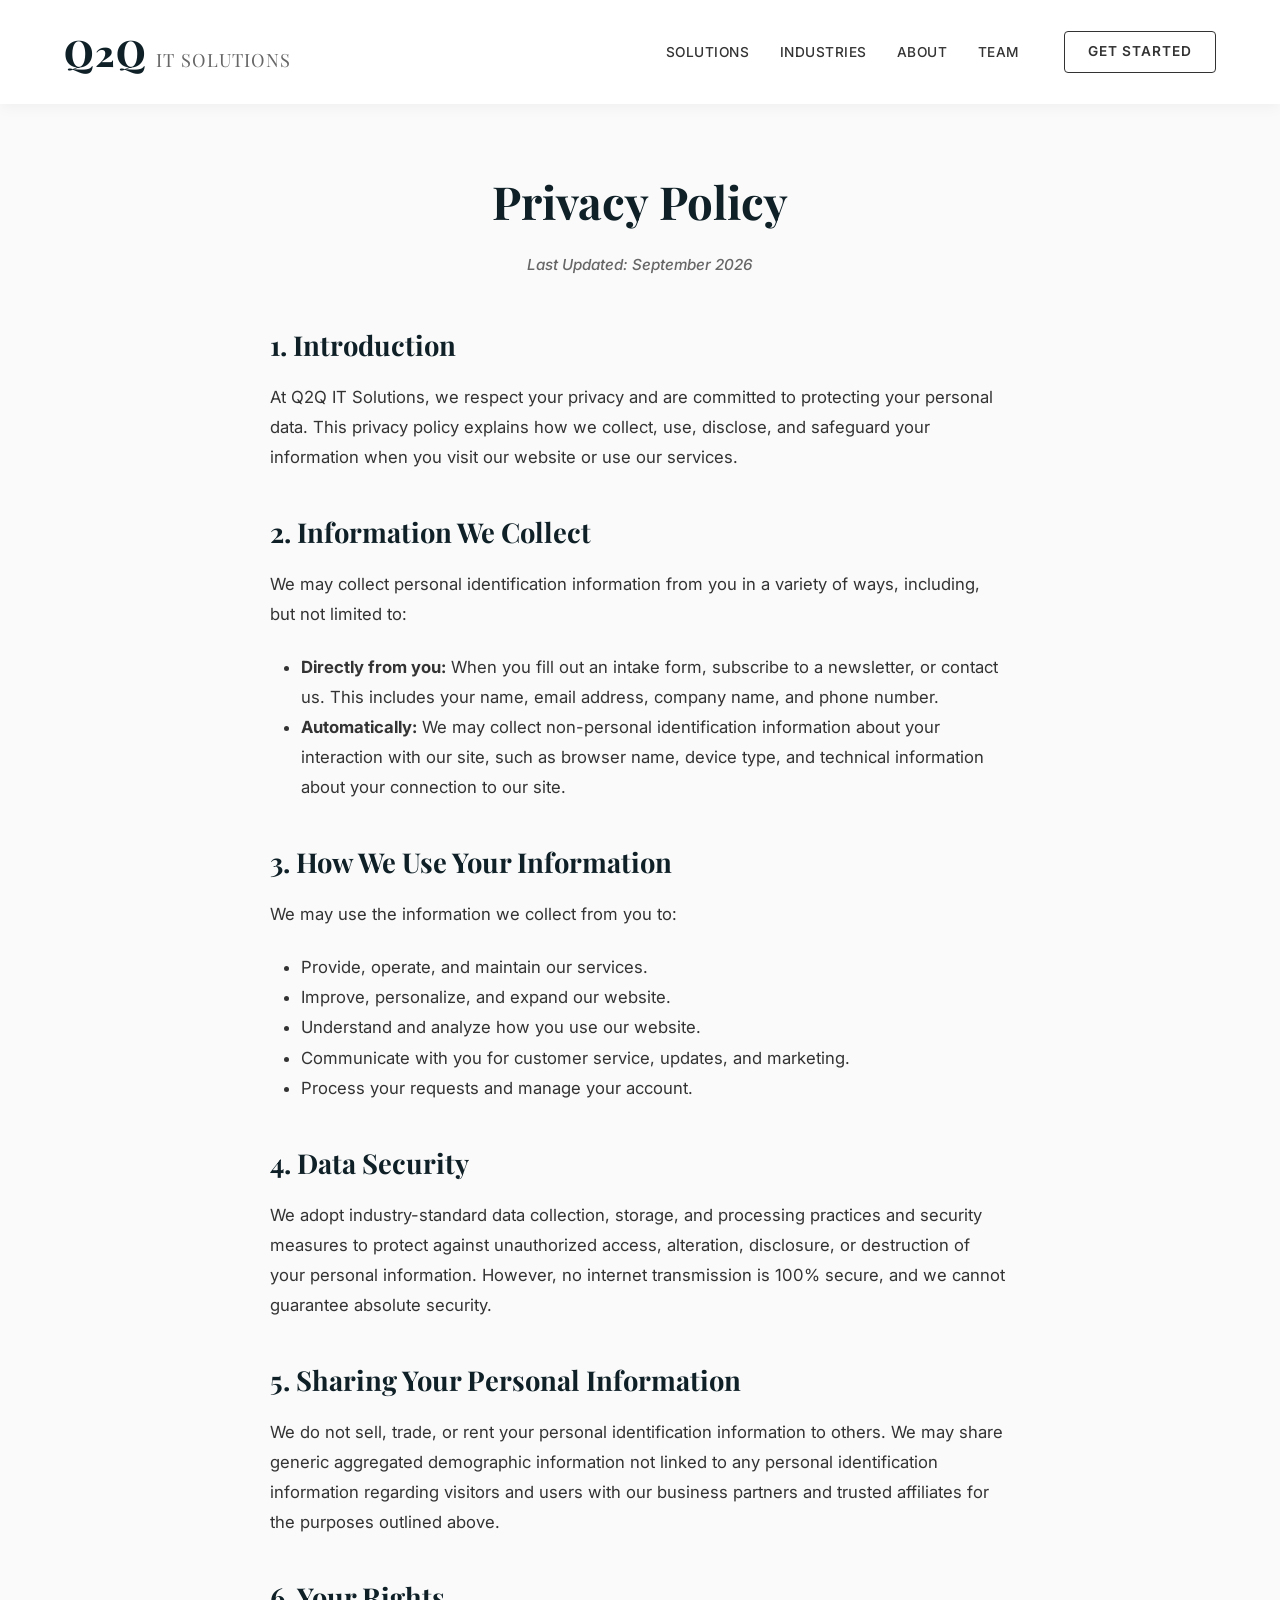
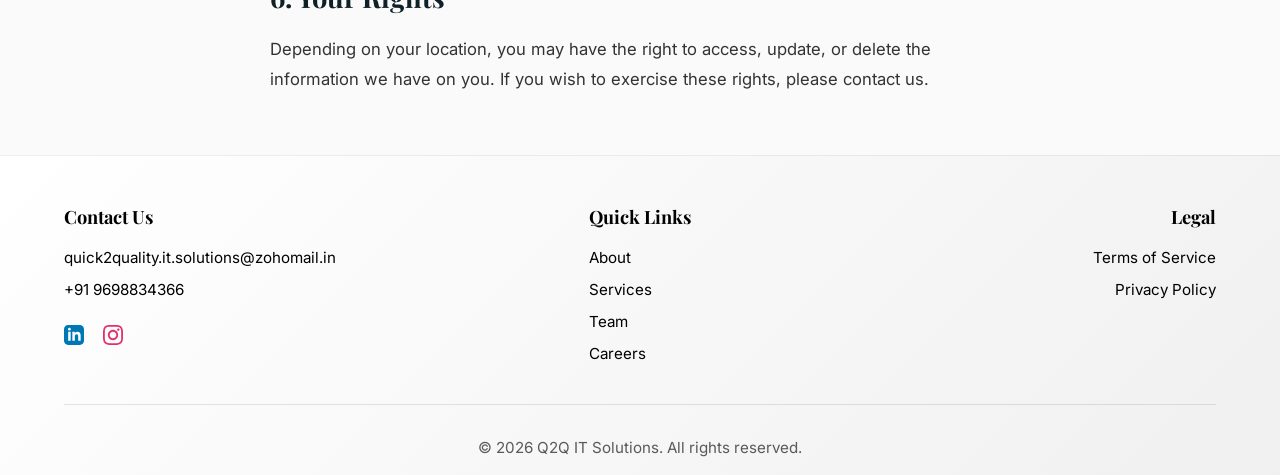
<file: legal/privacy.html>
<!DOCTYPE html>
<html lang="en">
<head>
    <meta charset="UTF-8">
    <meta name="viewport" content="width=device-width, initial-scale=1.0">
    <title>Privacy Policy | Q2Q IT Solutions</title>
    <link rel="preconnect" href="https://fonts.googleapis.com">
    <link rel="preconnect" href="https://fonts.gstatic.com" crossorigin>
    <link href="https://fonts.googleapis.com/css2?family=Inter:wght@300;400;500;600&family=Playfair+Display:ital,wght@0,400;0,600;0,700;0,800;1,400&display=swap" rel="stylesheet">
    <link rel="stylesheet" href="../styles.css">
    <style>
        .legal-container {
            max-width: 800px;
            margin: 4rem auto;
            padding: 0 2rem;
        }
        .legal-header {
            margin-bottom: 3rem;
            text-align: center;
        }
        .legal-header h1 {
            font-size: 3rem;
            margin-bottom: 1rem;
        }
        .last-updated {
            color: var(--text-muted);
            font-style: italic;
            font-weight: 500;
        }
        .legal-content h2 {
            font-size: 1.8rem;
            margin-top: 2.5rem;
            margin-bottom: 1rem;
            color: var(--primary-color);
        }
        .legal-content p, .legal-content ul {
            margin-bottom: 1.5rem;
            font-size: 1.1rem;
            color: var(--text-main);
            line-height: 1.8;
        }
        .legal-content ul {
            padding-left: 2rem;
        }
    </style>
    <link rel="icon" type="image/png" href="/favicon.ico">
</head>
<body>
    <header>
        <a href="../index.html" class="logo">Q2Q <span style="color: var(--text-muted); font-weight: 400; font-size: 1.2rem;">IT SOLUTIONS</span></a>
        <div class="header-right">
            <nav>
                <ul>
                    <li><a href="../services.html">Solutions</a></li>
                    <li><a href="../industries.html">Industries</a></li>
                    <li><a href="../about.html">About</a></li>
                    <li><a href="../team/index.html">Team</a></li>
                </ul>
            </nav>
            <a href="../intake/index.html" class="btn btn-outline">Get Started</a>
        </div>
    </header>

    <main>
        <div class="legal-container">
            <div class="legal-header">
                <h1>Privacy Policy</h1>
                <p class="last-updated">Last Updated: September 2026</p>
            </div>
            
            <div class="legal-content">
                <h2>1. Introduction</h2>
                <p>At Q2Q IT Solutions, we respect your privacy and are committed to protecting your personal data. This privacy policy explains how we collect, use, disclose, and safeguard your information when you visit our website or use our services.</p>

                <h2>2. Information We Collect</h2>
                <p>We may collect personal identification information from you in a variety of ways, including, but not limited to:</p>
                <ul>
                    <li><strong>Directly from you:</strong> When you fill out an intake form, subscribe to a newsletter, or contact us. This includes your name, email address, company name, and phone number.</li>
                    <li><strong>Automatically:</strong> We may collect non-personal identification information about your interaction with our site, such as browser name, device type, and technical information about your connection to our site.</li>
                </ul>

                <h2>3. How We Use Your Information</h2>
                <p>We may use the information we collect from you to:</p>
                <ul>
                    <li>Provide, operate, and maintain our services.</li>
                    <li>Improve, personalize, and expand our website.</li>
                    <li>Understand and analyze how you use our website.</li>
                    <li>Communicate with you for customer service, updates, and marketing.</li>
                    <li>Process your requests and manage your account.</li>
                </ul>

                <h2>4. Data Security</h2>
                <p>We adopt industry-standard data collection, storage, and processing practices and security measures to protect against unauthorized access, alteration, disclosure, or destruction of your personal information. However, no internet transmission is 100% secure, and we cannot guarantee absolute security.</p>

                <h2>5. Sharing Your Personal Information</h2>
                <p>We do not sell, trade, or rent your personal identification information to others. We may share generic aggregated demographic information not linked to any personal identification information regarding visitors and users with our business partners and trusted affiliates for the purposes outlined above.</p>

                <h2>6. Your Rights</h2>
                <p>Depending on your location, you may have the right to access, update, or delete the information we have on you. If you wish to exercise these rights, please contact us.</p>


            </div>
        </div>
    </main>

    <div id="site-footer"></div>
    <script src="/components/footer.js"></script>
</body>
</html>
</file>
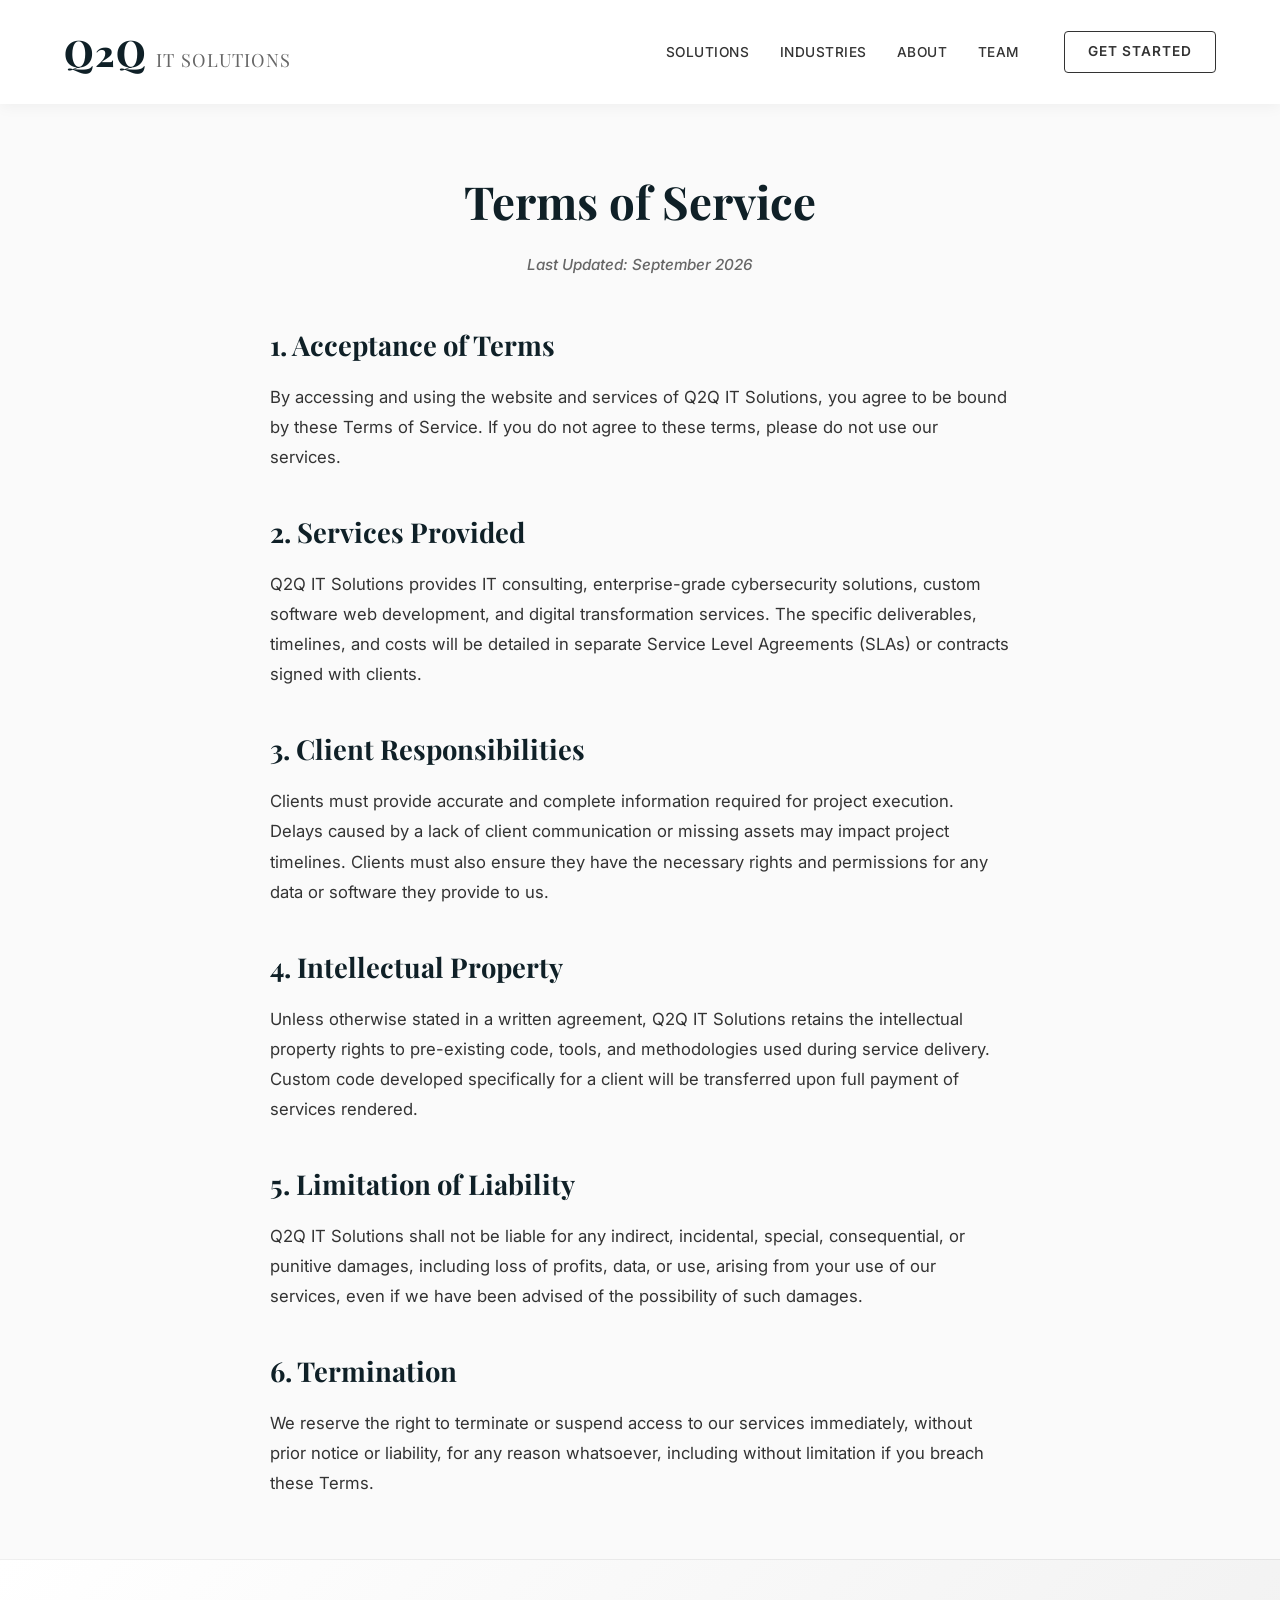
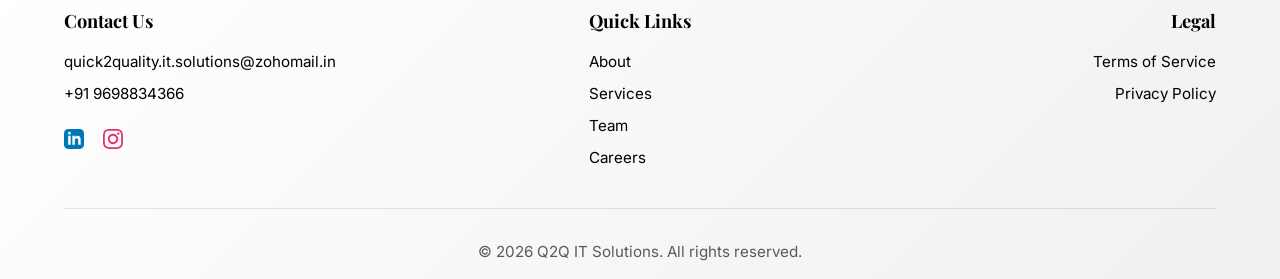
<file: legal/terms.html>
<!DOCTYPE html>
<html lang="en">
<head>
    <meta charset="UTF-8">
    <meta name="viewport" content="width=device-width, initial-scale=1.0">
    <title>Terms of Service | Q2Q IT Solutions</title>
    <link rel="preconnect" href="https://fonts.googleapis.com">
    <link rel="preconnect" href="https://fonts.gstatic.com" crossorigin>
    <link href="https://fonts.googleapis.com/css2?family=Inter:wght@300;400;500;600&family=Playfair+Display:ital,wght@0,400;0,600;0,700;0,800;1,400&display=swap" rel="stylesheet">
    <link rel="stylesheet" href="../styles.css">
    <style>
        .legal-container {
            max-width: 800px;
            margin: 4rem auto;
            padding: 0 2rem;
        }
        .legal-header {
            margin-bottom: 3rem;
            text-align: center;
        }
        .legal-header h1 {
            font-size: 3rem;
            margin-bottom: 1rem;
        }
        .last-updated {
            color: var(--text-muted);
            font-style: italic;
            font-weight: 500;
        }
        .legal-content h2 {
            font-size: 1.8rem;
            margin-top: 2.5rem;
            margin-bottom: 1rem;
            color: var(--primary-color);
        }
        .legal-content p, .legal-content ul {
            margin-bottom: 1.5rem;
            font-size: 1.1rem;
            color: var(--text-main);
            line-height: 1.8;
        }
        .legal-content ul {
            padding-left: 2rem;
        }
    </style>
    <link rel="icon" type="image/png" href="/favicon.ico">
</head>
<body>
    <header>
        <a href="../index.html" class="logo">Q2Q <span style="color: var(--text-muted); font-weight: 400; font-size: 1.2rem;">IT SOLUTIONS</span></a>
        <div class="header-right">
            <nav>
                <ul>
                    <li><a href="../services.html">Solutions</a></li>
                    <li><a href="../industries.html">Industries</a></li>
                    <li><a href="../about.html">About</a></li>
                    <li><a href="../team/index.html">Team</a></li>
                </ul>
            </nav>
            <a href="../intake/index.html" class="btn btn-outline">Get Started</a>
        </div>
    </header>

    <main>
        <div class="legal-container">
            <div class="legal-header">
                <h1>Terms of Service</h1>
                <p class="last-updated">Last Updated: September 2026</p>
            </div>
            
            <div class="legal-content">
                <h2>1. Acceptance of Terms</h2>
                <p>By accessing and using the website and services of Q2Q IT Solutions, you agree to be bound by these Terms of Service. If you do not agree to these terms, please do not use our services.</p>

                <h2>2. Services Provided</h2>
                <p>Q2Q IT Solutions provides IT consulting, enterprise-grade cybersecurity solutions, custom software web development, and digital transformation services. The specific deliverables, timelines, and costs will be detailed in separate Service Level Agreements (SLAs) or contracts signed with clients.</p>

                <h2>3. Client Responsibilities</h2>
                <p>Clients must provide accurate and complete information required for project execution. Delays caused by a lack of client communication or missing assets may impact project timelines. Clients must also ensure they have the necessary rights and permissions for any data or software they provide to us.</p>

                <h2>4. Intellectual Property</h2>
                <p>Unless otherwise stated in a written agreement, Q2Q IT Solutions retains the intellectual property rights to pre-existing code, tools, and methodologies used during service delivery. Custom code developed specifically for a client will be transferred upon full payment of services rendered.</p>

                <h2>5. Limitation of Liability</h2>
                <p>Q2Q IT Solutions shall not be liable for any indirect, incidental, special, consequential, or punitive damages, including loss of profits, data, or use, arising from your use of our services, even if we have been advised of the possibility of such damages.</p>

                <h2>6. Termination</h2>
                <p>We reserve the right to terminate or suspend access to our services immediately, without prior notice or liability, for any reason whatsoever, including without limitation if you breach these Terms.</p>


            </div>
        </div>
    </main>

    <div id="site-footer"></div>
    <script src="/components/footer.js"></script>
</body>
</html>
</file>
<file: styles.css>
:root {
    --primary-color: #0F2027; /* Deep Royal Navy */
    --accent-color: #D4AF37; /* Metallic Gold */
    --bg-color: #FAFAFA; /* Off-white / Pearl */
    --surface-color: #FFFFFF; /* Pure White */
    --text-main: #333333; /* Dark Charcoal */
    --text-muted: #666666;
    --font-heading: 'Playfair Display', serif;
    --font-body: 'Inter', sans-serif;
}

* {
    margin: 0;
    padding: 0;
    box-sizing: border-box;
}

html {
    scroll-behavior: smooth;
}

body {
    font-family: var(--font-body);
    background-color: var(--bg-color);
    color: var(--text-main);
    line-height: 1.6;
}

h1, h2, h3, h4, h5, h6 {
    font-family: var(--font-heading);
    color: var(--primary-color);
    font-weight: 700;
}

/* Header & Navigation */
header {
    background-color: var(--surface-color);
    padding: 1.5rem 5%;
    display: flex;
    justify-content: space-between;
    align-items: center;
    box-shadow: 0 2px 15px rgba(0,0,0,0.05);
    position: sticky;
    top: 0;
    z-index: 1000;
}

.logo {
    font-family: var(--font-heading);
    font-size: 2.4rem;
    font-weight: 800;
    color: var(--primary-color);
    text-decoration: none;
    letter-spacing: 1px;
}

.logo span {
    color: var(--accent-color);
}

nav ul {
    list-style: none;
    display: flex;
    gap: 2rem;
}

nav a {
    text-decoration: none;
    color: var(--text-main);
    font-weight: 500;
    transition: color 0.3s ease;
    text-transform: uppercase;
    font-size: 0.9rem;
    letter-spacing: 0.5px;
}

nav a:hover {
    color: var(--accent-color);
}

.header-right {
    display: flex;
    align-items: center;
    gap: 3rem;
}

/* Hero Section */
.hero {
    min-height: 80vh;
    display: flex;
    align-items: center;
    justify-content: center;
    text-align: center;
    padding: 2rem 5%;
    background: linear-gradient(135deg, var(--bg-color) 0%, #F0F0F0 100%);
    position: relative;
    overflow: hidden;
}

.hero::before {
    content: '';
    position: absolute;
    top: -50%;
    left: -50%;
    width: 200%;
    height: 200%;
    background: radial-gradient(circle, rgba(212, 175, 55, 0.05) 0%, transparent 60%);
    z-index: 0;
}

.hero-content {
    max-width: 800px;
    position: relative;
    z-index: 1;
}

.hero h1 {
    font-size: 4rem;
    margin-bottom: 1.5rem;
    line-height: 1.2;
}

.hero p {
    font-size: 1.2rem;
    color: var(--text-muted);
    margin-bottom: 2rem;
}

/* Split Hero Styles */
.hero-split {
    background: var(--surface-color);
    justify-content: space-between;
    text-align: left;
    max-width: 1400px;
    margin: 0 auto;
    padding: 3rem 5%;
    gap: 4rem;
    min-height: 70vh;
}

.hero-split::before {
    display: none; /* Remove radial gradient for clean look */
}

.hero-content-left {
    flex: 1;
    max-width: 600px;
    z-index: 1;
}

.hero-content-left h1 {
    font-size: 4.8rem;
    line-height: 1.1;
    margin-bottom: 1.5rem;
    color: #111;
    letter-spacing: -1px;
}

.hero-content-left p {
    font-size: 1.2rem;
    color: var(--text-muted);
    margin-bottom: 3rem;
    max-width: 500px;
    line-height: 1.6;
}

.hero-actions {
    display: flex;
    align-items: center;
    gap: 2rem;
}

.hero-image-right {
    flex: 1;
    display: flex;
    justify-content: center;
    align-items: center;
    z-index: 1;
}

.hero-logo-img {
    max-width: 100%;
    width: 450px;
    border-radius: 12px;
    box-shadow: 0 15px 40px rgba(0,0,0,0.08);
    background-color: #f8f9fa; /* Matches the textured look in mockup */
}

/* Buttons */
.btn {
    display: inline-block;
    padding: 1rem 2.5rem;
    background-color: var(--primary-color);
    color: var(--surface-color);
    text-decoration: none;
    font-weight: 600;
    border-radius: 4px;
    border: 1px solid var(--primary-color);
    transition: all 0.3s ease;
    text-transform: uppercase;
    letter-spacing: 1px;
}

.btn:hover {
    background-color: transparent;
    color: var(--primary-color);
    border-color: var(--primary-color);
}

.btn-accent {
    background-color: var(--accent-color);
    color: var(--primary-color);
    border-color: var(--accent-color);
}

.btn-accent:hover {
    background-color: transparent;
    color: var(--accent-color);
}

.btn-outline {
    background-color: transparent;
    color: var(--text-main);
    border: 1px solid var(--text-main);
    padding: 0.6rem 1.5rem;
    font-size: 0.9rem;
}

.btn-outline:hover {
    background-color: var(--text-main);
    color: var(--surface-color);
}

.btn-black {
    background-color: #000;
    color: #fff;
    border: 1px solid #000;
    text-transform: none;
    letter-spacing: normal;
    border-radius: 4px;
}

.btn-black:hover {
    background-color: transparent;
    color: #000;
}

.btn-text {
    background-color: transparent;
    color: var(--text-main);
    text-decoration: none;
    font-weight: 600;
    font-size: 1rem;
    transition: color 0.3s ease;
}

.btn-text:hover {
    color: var(--accent-color);
}

/* Industry Marquee */
.industry-marquee {
    padding: 3rem 0;
    background-color: var(--surface-color);
    border-top: 1px solid rgba(0,0,0,0.05);
    border-bottom: 1px solid rgba(0,0,0,0.05);
    overflow: hidden;
    scroll-margin-top: 100px;
}

.marquee-title {
    text-align: center;
    font-size: 0.85rem;
    font-weight: 600;
    color: var(--text-muted);
    letter-spacing: 2px;
    margin-bottom: 2rem;
}

.marquee-container {
    width: 100%;
    overflow: hidden;
    position: relative;
    white-space: nowrap;
}

.marquee-container::before,
.marquee-container::after {
    content: '';
    position: absolute;
    top: 0;
    width: 150px;
    height: 100%;
    z-index: 2;
}

.marquee-container::before {
    left: 0;
    background: linear-gradient(to right, var(--surface-color) 0%, transparent 100%);
}

.marquee-container::after {
    right: 0;
    background: linear-gradient(to left, var(--surface-color) 0%, transparent 100%);
}

.marquee-track {
    display: flex;
    width: max-content;
    animation: scroll-left 30s linear infinite;
}

.marquee-item {
    display: inline-block;
    padding: 0 4rem;
    font-size: 1.8rem;
    font-family: var(--font-heading);
    color: var(--text-main);
    font-weight: 600;
    opacity: 0.5;
    transition: opacity 0.3s ease;
}

.marquee-item:hover {
    opacity: 1;
}

@keyframes scroll-left {
    0% {
        transform: translateX(0);
    }
    100% {
        transform: translateX(-50%);
    }
}

/* Features/Services Section */
.services {
    padding: 5rem 5%;
    background-color: var(--surface-color);
}

.section-title {
    text-align: center;
    font-size: 2.5rem;
    margin-bottom: 3rem;
    position: relative;
}

.section-title::after {
    content: '';
    display: block;
    width: 60px;
    height: 3px;
    background-color: var(--accent-color);
    margin: 1rem auto 0;
}

.grid {
    display: grid;
    grid-template-columns: repeat(2, 1fr);
    gap: 2rem;
    max-width: 1000px;
    margin: 0 auto;
}

.grid-stacked {
    display: grid;
    grid-template-columns: 1fr;
    gap: 2rem;
    max-width: 800px;
    margin: 0 auto;
}

.card {
    background: var(--surface-color);
    padding: 2.5rem;
    border-radius: 8px;
    box-shadow: 0 10px 30px rgba(0,0,0,0.03);
    border: 1px solid rgba(0,0,0,0.05);
    transition: transform 0.3s ease, box-shadow 0.3s ease;
}

.card:hover {
    transform: translateY(-5px);
    box-shadow: 0 15px 40px rgba(0,0,0,0.08);
    border-color: var(--accent-color);
}

.card h3 {
    font-size: 1.5rem;
    margin-bottom: 1rem;
}

.card p {
    color: var(--text-muted);
}

/* Footer */
footer {
    background: linear-gradient(135deg, #ffffff 0%, #f0f0f0 100%);
    color: var(--text-main);
    padding: 3rem 5% 1rem;
    border-top: 1px solid rgba(0,0,0,0.05);
}

.footer-content {
    display: flex;
    justify-content: space-between;
    align-items: flex-start;
    max-width: 1200px;
    margin: 0 auto;
    flex-wrap: wrap;
    gap: 2rem;
}

.footer-section {
    flex: 1;
    min-width: 200px;
}

.footer-section.left {
    text-align: left;
}

.footer-section.center {
    display: grid;
    grid-template-columns: max-content;
    justify-content: center;
    text-align: left;
}

.footer-section.right {
    text-align: right;
}

.footer-section h4 {
    color: #000000;
    margin-bottom: 1rem;
    font-size: 1.2rem;
    font-weight: 700;
}

.footer-section p {
    color: #000000;
    margin-bottom: 0.5rem;
}

.footer-section a {
    color: #000000;
    text-decoration: none;
    transition: opacity 0.3s ease, color 0.3s ease;
    display: block;
    margin-bottom: 0.5rem;
}

.footer-section a:hover {
    opacity: 1;
    color: var(--accent-color);
}

.social-icons {
    display: flex;
    gap: 1.25rem;
    margin-top: 1.5rem;
}

.social-icons a {
    transition: opacity 0.3s ease, transform 0.3s ease;
    display: inline-flex;
    margin-bottom: 0;
}

.social-icons a[aria-label="LinkedIn"] {
    color: #0077b5;
}

.social-icons a[aria-label="Instagram"] {
    color: #E1306C;
}

.social-icons a[aria-label="X (Twitter)"] {
    color: #000000;
}

.social-icons a:hover {
    opacity: 0.8;
    transform: translateY(-3px);
}

.footer-bottom {
    text-align: center;
    padding-top: 2rem;
    margin-top: 2rem;
    border-top: 1px solid rgba(0,0,0,0.1);
}

.footer-bottom p {
    opacity: 0.8;
}

/* --- RESPONSIVE DESIGN (MOBILE, TABLET, LAPTOP, PC) --- */

/* Base (PC / Desktop): > 1440px (Uses the default styles above) */
html {
    font-size: 100%; /* 16px base */
}

/* Laptop & Large Displays: max-width 1440px */
@media (max-width: 1440px) {
    html {
        font-size: 95%; /* Slightly scale down UI */
    }
    .hero-split {
        padding: 3rem 5%;
    }
}

/* Tablet & Smaller Laptops: max-width 1024px */
@media (max-width: 1024px) {
    html {
        font-size: 90%; 
    }
    .header-right .btn-outline {
        display: none;
    }
    .logo {
        background-color: var(--primary-color);
        color: var(--surface-color) !important;
        padding: 1.5rem 0 1rem;
        border-radius: 0;
        display: block;
        width: 100%;
        margin: 0;
        text-align: center;
    }
    .logo span {
        color: var(--accent-color) !important;
    }
    header {
        flex-direction: column;
        gap: 2rem;
        padding: 0 0 1rem 0;
        text-align: center;
        position: static;
    }
    .header-right {
        padding: 0 5%;
    }
    .hero-split {
        flex-direction: column;
        text-align: center;
        padding: 3rem 5%;
        min-height: auto;
    }
    .hero-content-left {
        margin: 0 auto;
    }
    .hero-content-left h1 {
        font-size: 3.5rem;
    }
    .hero-logo-img {
        max-width: 300px;
        margin: 2rem auto 0;
    }
    .grid {
        grid-template-columns: 1fr;
    }
    .marquee-track {
        animation-duration: 15s;
    }
}

/* Mobile Phones (Large/Landscape & Default Mobile): max-width 768px */
@media (max-width: 768px) {
    html {
        font-size: 85%;
    }
    header {
        flex-direction: column;
        gap: 2rem;
        padding: 0 0 1rem 0;
        text-align: center;
        position: static;
    }
    .header-right {
        flex-direction: column;
        gap: 1rem;
    }
    .header-right .btn-outline {
        display: none;
    }
    nav ul {
        flex-wrap: wrap;
        justify-content: center;
        gap: 1rem;
    }
    .hero-content-left h1 {
        font-size: 2.5rem;
    }
    .hero-logo-img {
        display: none;
    }
    .hero-actions {
        flex-direction: column;
        align-items: center;
        justify-content: center;
        width: 100%;
        gap: 1rem;
    }
    .hero-split {
        padding: 2rem 5%;
        min-height: auto;
    }
    .section-title {
        font-size: 2rem;
    }
    .footer-content {
        display: grid;
        grid-template-columns: 1fr;
        gap: 2rem;
        text-align: center;
    }
    .footer-section {
        display: flex;
        flex-direction: column;
        align-items: center;
        text-align: center;
    }
    .footer-section.left, .footer-section.center, .footer-section.right {
        text-align: center;
        display: block;
    }
    .footer-section.center {
        display: flex;
        grid-template-columns: none;
    }
    .social-icons {
        justify-content: center;
    }
    .marquee-track {
        animation-duration: 10s;
    }
}

/* Smaller Mobile Phones: max-width 480px */
@media (max-width: 480px) {
    html {
        font-size: 80%;
    }
    .hero-content-left h1 {
        font-size: 2rem;
    }
    .section-title {
        font-size: 1.75rem;
    }
    .marquee-item {
        font-size: 1.4rem;
        padding: 0 2rem;
    }
    .btn {
        width: 100%;
        text-align: center;
        padding: 1rem;
    }
}
</file>
<file: intake/style.css>
.intake-container {
    max-width: 800px;
    margin: 5rem auto;
    background: var(--surface-color);
    padding: 4rem;
    border-radius: 12px;
    box-shadow: 0 20px 40px rgba(0,0,0,0.08);
    position: relative;
    overflow: hidden;
}

.intake-container::before {
    content: '';
    position: absolute;
    top: 0;
    left: 0;
    width: 100%;
    height: 5px;
    background: var(--accent-color);
}

.intake-header {
    text-align: center;
    margin-bottom: 3rem;
}

.intake-header h2 {
    font-size: 2.8rem;
    margin-bottom: 1rem;
    font-family: var(--font-heading);
}

.intake-header p {
    color: var(--text-muted);
    font-size: 1.1rem;
}

.form-group {
    margin-bottom: 2rem;
    position: relative;
}

.form-group label {
    display: block;
    margin-bottom: 0.8rem;
    font-weight: 600;
    color: var(--primary-color);
    font-size: 0.95rem;
    letter-spacing: 0.5px;
    text-transform: uppercase;
}

.form-group input, 
.form-group select, 
.form-group textarea {
    width: 100%;
    padding: 1rem 1.2rem;
    border: 2px solid rgba(0,0,0,0.1);
    border-radius: 6px;
    font-family: var(--font-body);
    font-size: 1.05rem;
    transition: all 0.3s ease;
    background-color: #FAFAFA;
}

.form-group input:focus, 
.form-group select:focus, 
.form-group textarea:focus {
    outline: none;
    border-color: var(--accent-color);
    background-color: var(--surface-color);
    box-shadow: 0 5px 15px rgba(212, 175, 55, 0.1);
}

.form-row {
    display: flex;
    gap: 2rem;
}

.form-row .form-group {
    flex: 1;
}

.submit-btn {
    width: 100%;
    padding: 1.2rem;
    background-color: var(--primary-color);
    color: var(--accent-color);
    border: 2px solid var(--primary-color);
    border-radius: 6px;
    font-size: 1.2rem;
    font-weight: 700;
    cursor: pointer;
    transition: all 0.3s ease;
    text-transform: uppercase;
    letter-spacing: 2px;
    margin-top: 1.5rem;
    font-family: var(--font-heading);
}

.submit-btn:hover {
    background-color: transparent;
    color: var(--primary-color);
    border-color: var(--accent-color);
}

.success-message {
    display: none;
    text-align: center;
    padding: 3rem;
    background: rgba(212, 175, 55, 0.1);
    border: 2px solid var(--accent-color);
    border-radius: 8px;
    color: var(--primary-color);
    margin-bottom: 2rem;
}

@media (max-width: 768px) {
    .intake-container {
        padding: 2rem 1.5rem;
        margin: 2rem 5%;
    }
    .form-row {
        flex-direction: column;
        gap: 0;
    }
}
</file>
